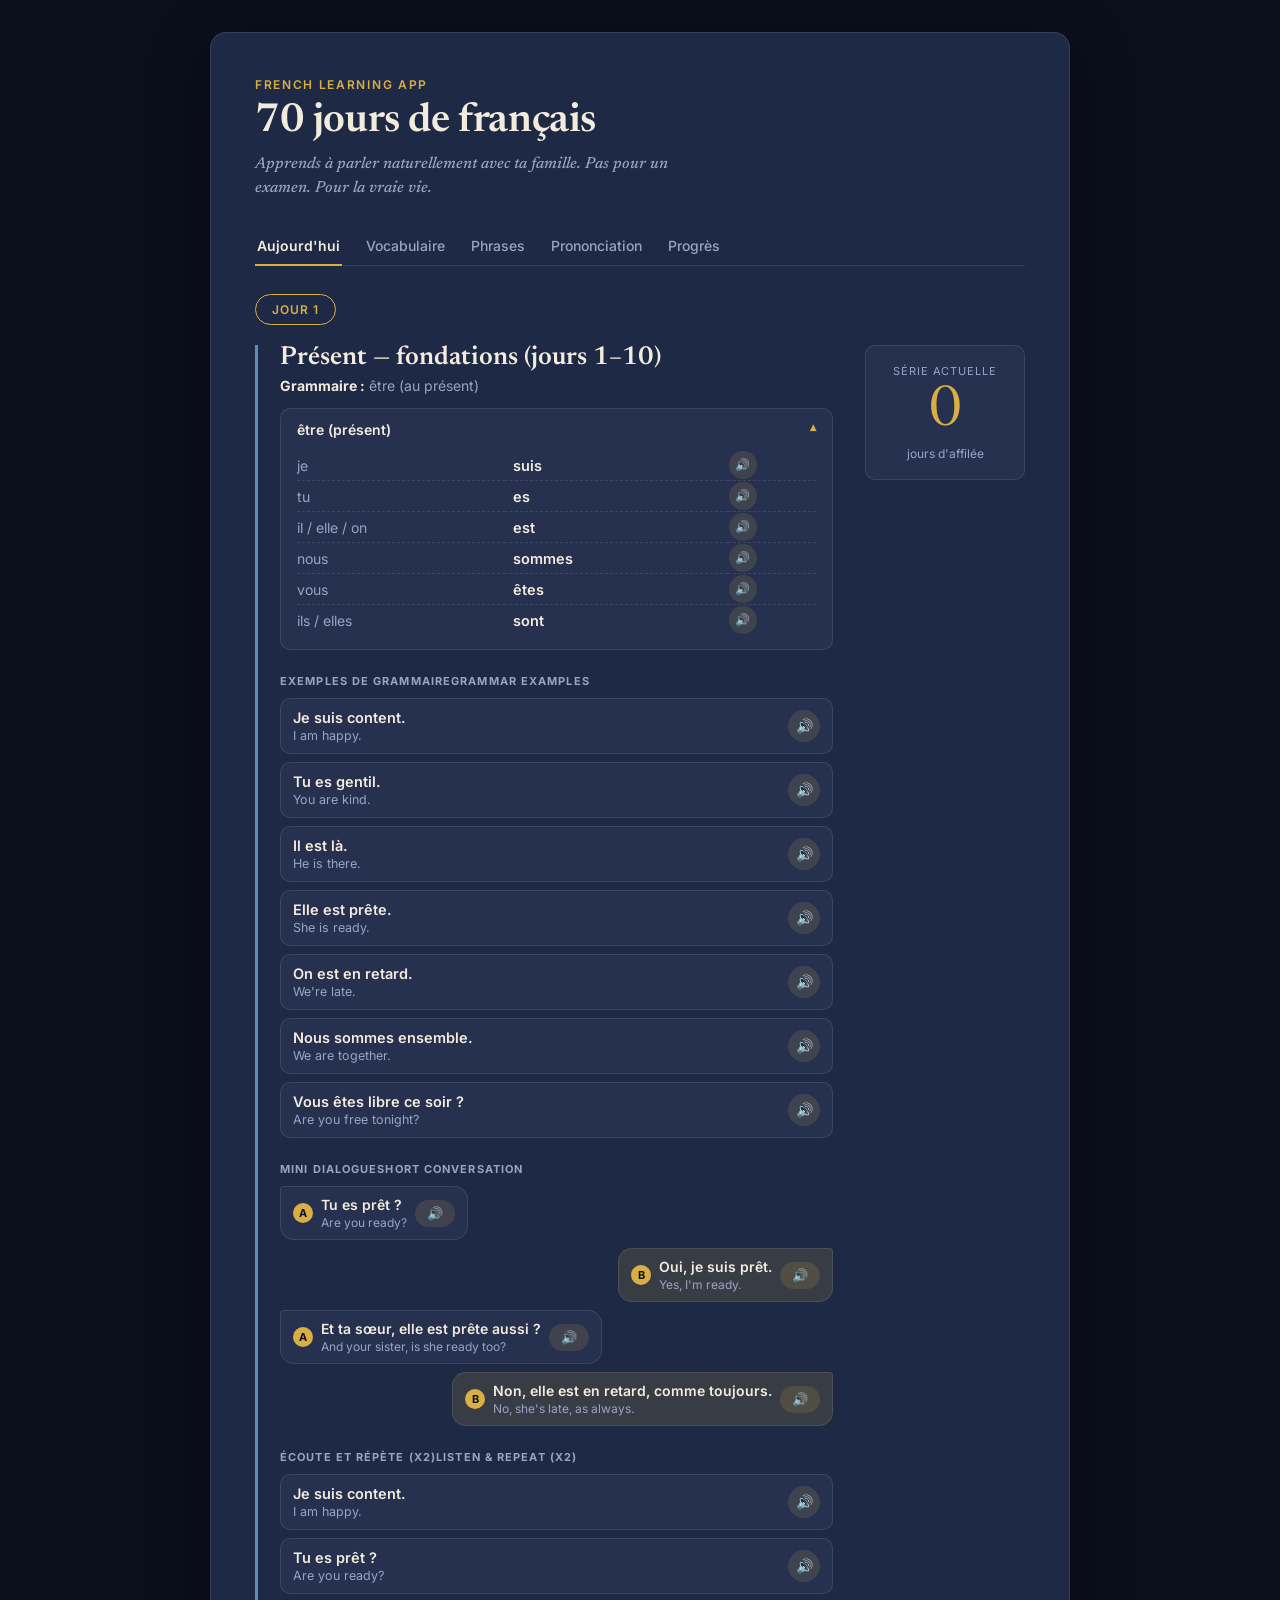
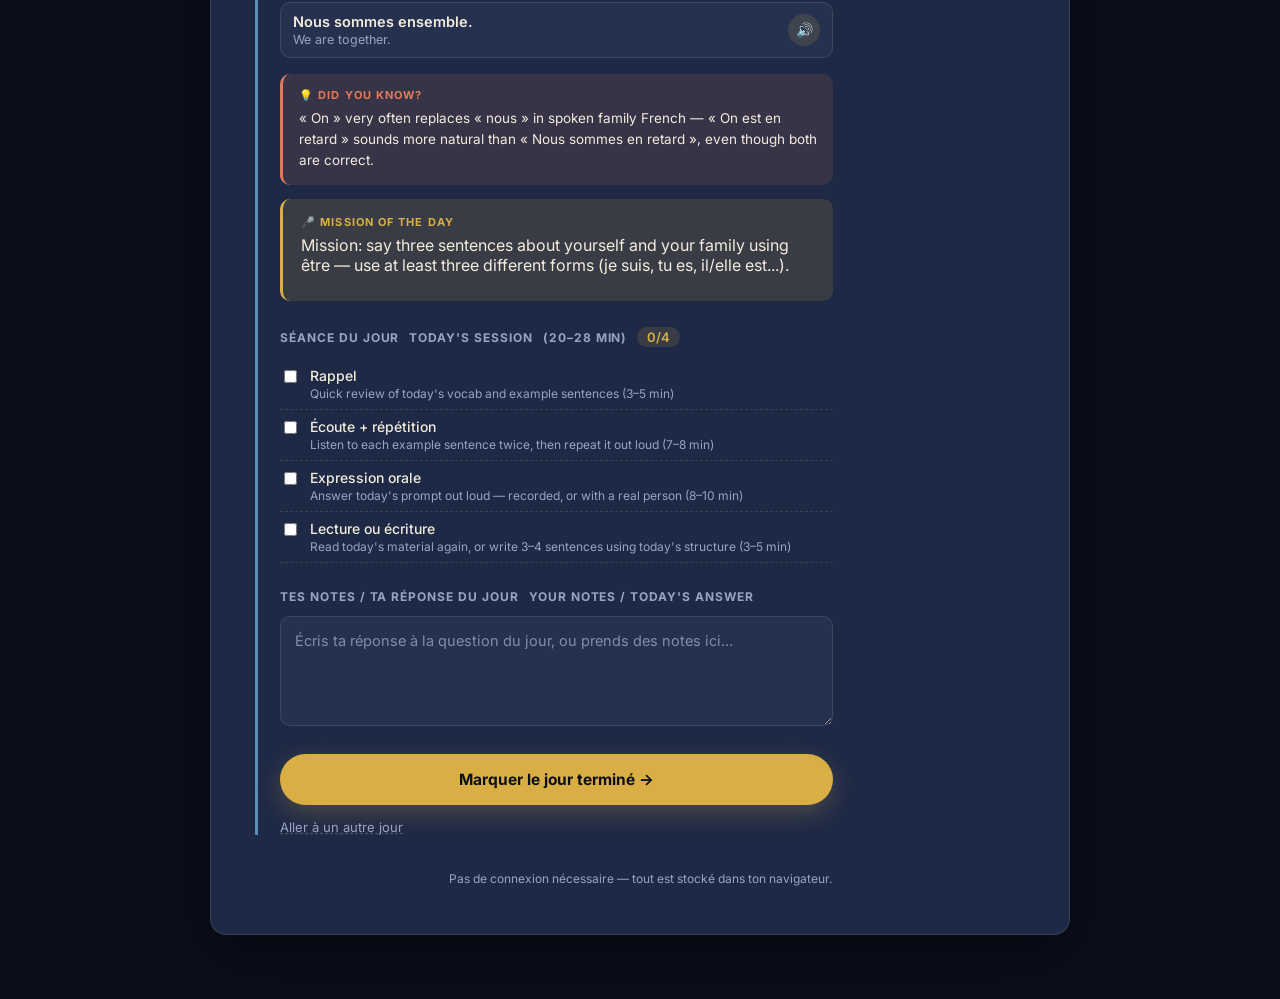
<file: index.html>
<!DOCTYPE html>
<html lang="fr" translate="no">
<head>
<meta charset="UTF-8">
<meta name="viewport" content="width=device-width, initial-scale=1.0">
<meta name="google" content="notranslate">
<title>French Learning App — 70 jours de français</title>
<link rel="preconnect" href="https://fonts.googleapis.com">
<link rel="preconnect" href="https://fonts.gstatic.com" crossorigin>
<link href="https://fonts.googleapis.com/css2?family=Newsreader:ital,opsz,wght@0,72,400;0,72,600;1,72,500&family=Inter:wght@400;500;600&family=Caveat:wght@600;700&display=swap" rel="stylesheet">
<link rel="stylesheet" href="style.css">
</head>
<body>

<div class="notebook">
  <div class="margin-rule"></div>

  <header class="page-header">
    <p class="eyebrow">french learning app</p>
    <h1>70 jours de français</h1>
    <p class="subtitle">Apprends à parler naturellement avec ta famille. Pas pour un examen. Pour la vraie vie.</p>
  </header>

  <nav class="tabs" id="tabs">
    <button class="tab active" data-tab="today">Aujourd'hui</button>
    <button class="tab" data-tab="vocab">Vocabulaire</button>
    <button class="tab" data-tab="phrases">Phrases</button>
    <button class="tab" data-tab="pronunciation">Prononciation</button>
    <button class="tab" data-tab="progress">Progrès</button>
  </nav>

  <main>

    <section id="today" class="panel active">
      <div class="stamp" id="day-stamp">Jour 1</div>
      <div class="today-grid">
        <div class="today-main" id="today-main" style="--block-color: #5B8DB8;">
          <h2 id="block-title">—</h2>
          <p class="meta"><strong>Grammaire :</strong> <span id="block-grammar"></span></p>

          <div id="prompt-section">
            <div class="prompt-box">
              <p class="prompt-label" id="prompt-label">🎤 Mission du jour</p>
              <p class="prompt-text" id="today-prompt"></p>
              <button class="speak-btn small" id="speak-prompt">🔊 écouter</button>
            </div>
          </div>

          <div id="learning-section">
            <div id="conjugation-tables"></div>

            <h4 class="learning-subhead" id="today-vocab-examples-heading">Exemples de grammaire<span class="subhead-en">Grammar examples</span></h4>
            <div id="today-vocab-examples" class="example-sentence-list"></div>

            <h4 class="learning-subhead" id="today-dialogue-heading">Mini dialogue<span class="subhead-en">Short conversation</span></h4>
            <div id="today-dialogue" class="dialogue-box"></div>

            <h4 class="learning-subhead" id="today-listening-heading">Écoute et répète (x2)<span class="subhead-en">Listen &amp; repeat (x2)</span></h4>
            <div id="today-listening" class="example-sentence-list"></div>

            <div id="today-notice" class="notice-box"></div>
          </div>

          <div id="chapter-banner"></div>

          <h3 id="session-heading">
            Séance du jour<span class="subhead-en">Today's session</span> (20–28 min)
            <span class="checklist-progress" id="checklist-progress">0/4</span>
          </h3>
          <ul class="checklist" id="session-checklist"></ul>

          <h3><span id="notes-heading-fr">Tes notes / ta réponse du jour</span><span class="subhead-en" id="notes-heading-en">Your notes / today's answer</span></h3>
          <textarea id="day-notes" class="notes-pad" placeholder="Écris ta réponse à la question du jour, ou prends des notes ici..."></textarea>

          <div class="day-controls">
            <button class="primary-btn" id="complete-day-btn">Marquer le jour terminé →</button>
            <details class="day-jump">
              <summary>Aller à un autre jour</summary>
              <div class="day-jump-inner">
                <label for="jump-input">Jour</label>
                <input type="number" id="jump-input" min="1" max="70" value="1">
                <button id="jump-btn">OK</button>
              </div>
            </details>
          </div>
        </div>
        <div class="today-side">
          <p class="side-label">Série actuelle</p>
          <p class="streak-number" id="streak-number">0</p>
          <p class="side-sub">jours d'affilée</p>
        </div>
      </div>
    </section>

    <section id="vocab" class="panel">
      <h2>Les ~270 mots du cœur</h2>
      <p class="intro-text">Organisés par fonction, pas par fréquence brute. Clique le haut-parleur pour entendre la prononciation.</p>
      <div id="vocab-list"></div>
    </section>

    <section id="phrases" class="panel">
      <h2>40 formules à retenir en bloc</h2>
      <p class="intro-text">Ne les conjugue pas dans ta tête — apprends-les comme des mots entiers.</p>
      <div id="phrases-list" class="card-list"></div>
    </section>

    <section id="pronunciation" class="panel">
      <h2>Les sons qui posent problème</h2>
      <p class="intro-text">Un schéma de prononciation à la fois, valable pour tous les mots qui suivent ce patron.</p>
      <div id="pronunciation-list"></div>
    </section>

    <section id="progress" class="panel">
      <h2>Les 70 jours</h2>
      <div class="grid-60" id="grid-60"></div>
      <button class="reset-btn" id="reset-btn">Réinitialiser la progression</button>
    </section>

  </main>

  <footer class="page-footer">
    <p>Pas de connexion nécessaire — tout est stocké dans ton navigateur.</p>
  </footer>
</div>

<script src="data.js"></script>
<script src="script.js"></script>
</body>
</html>
</file>
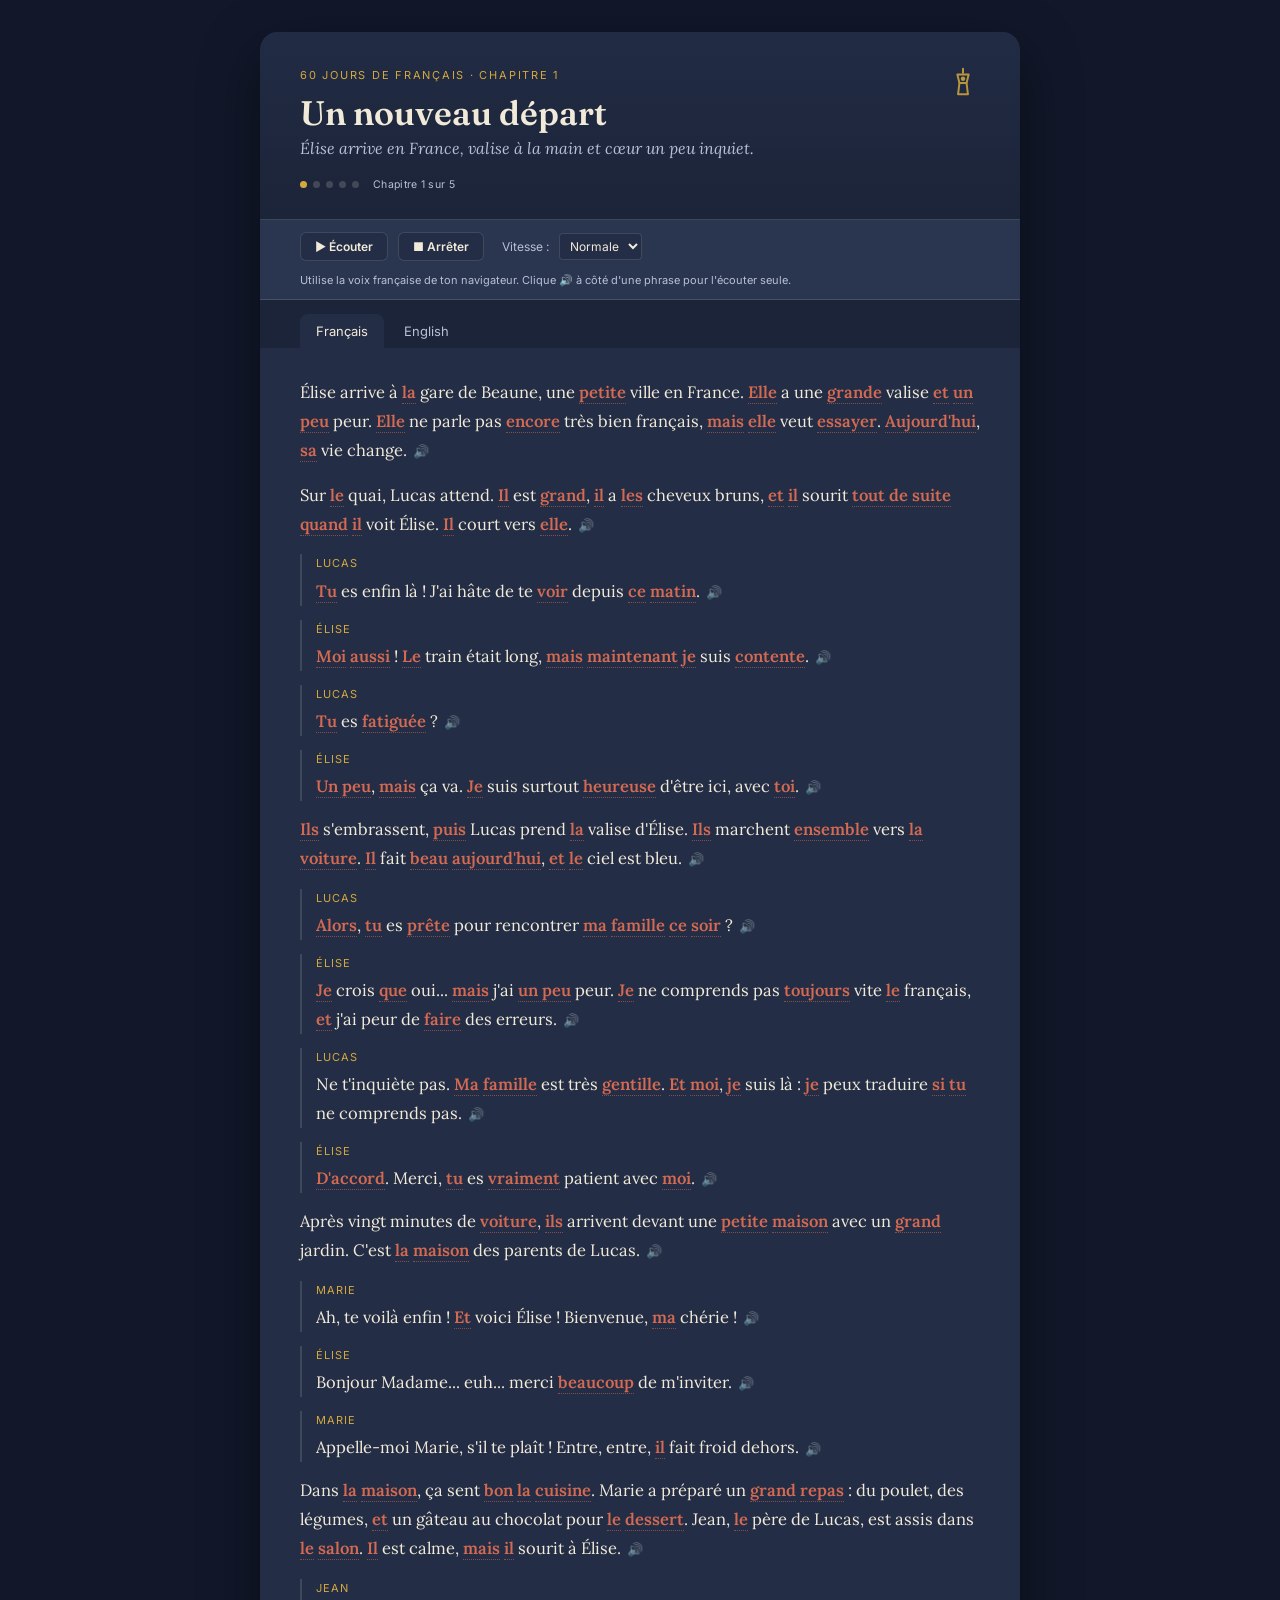
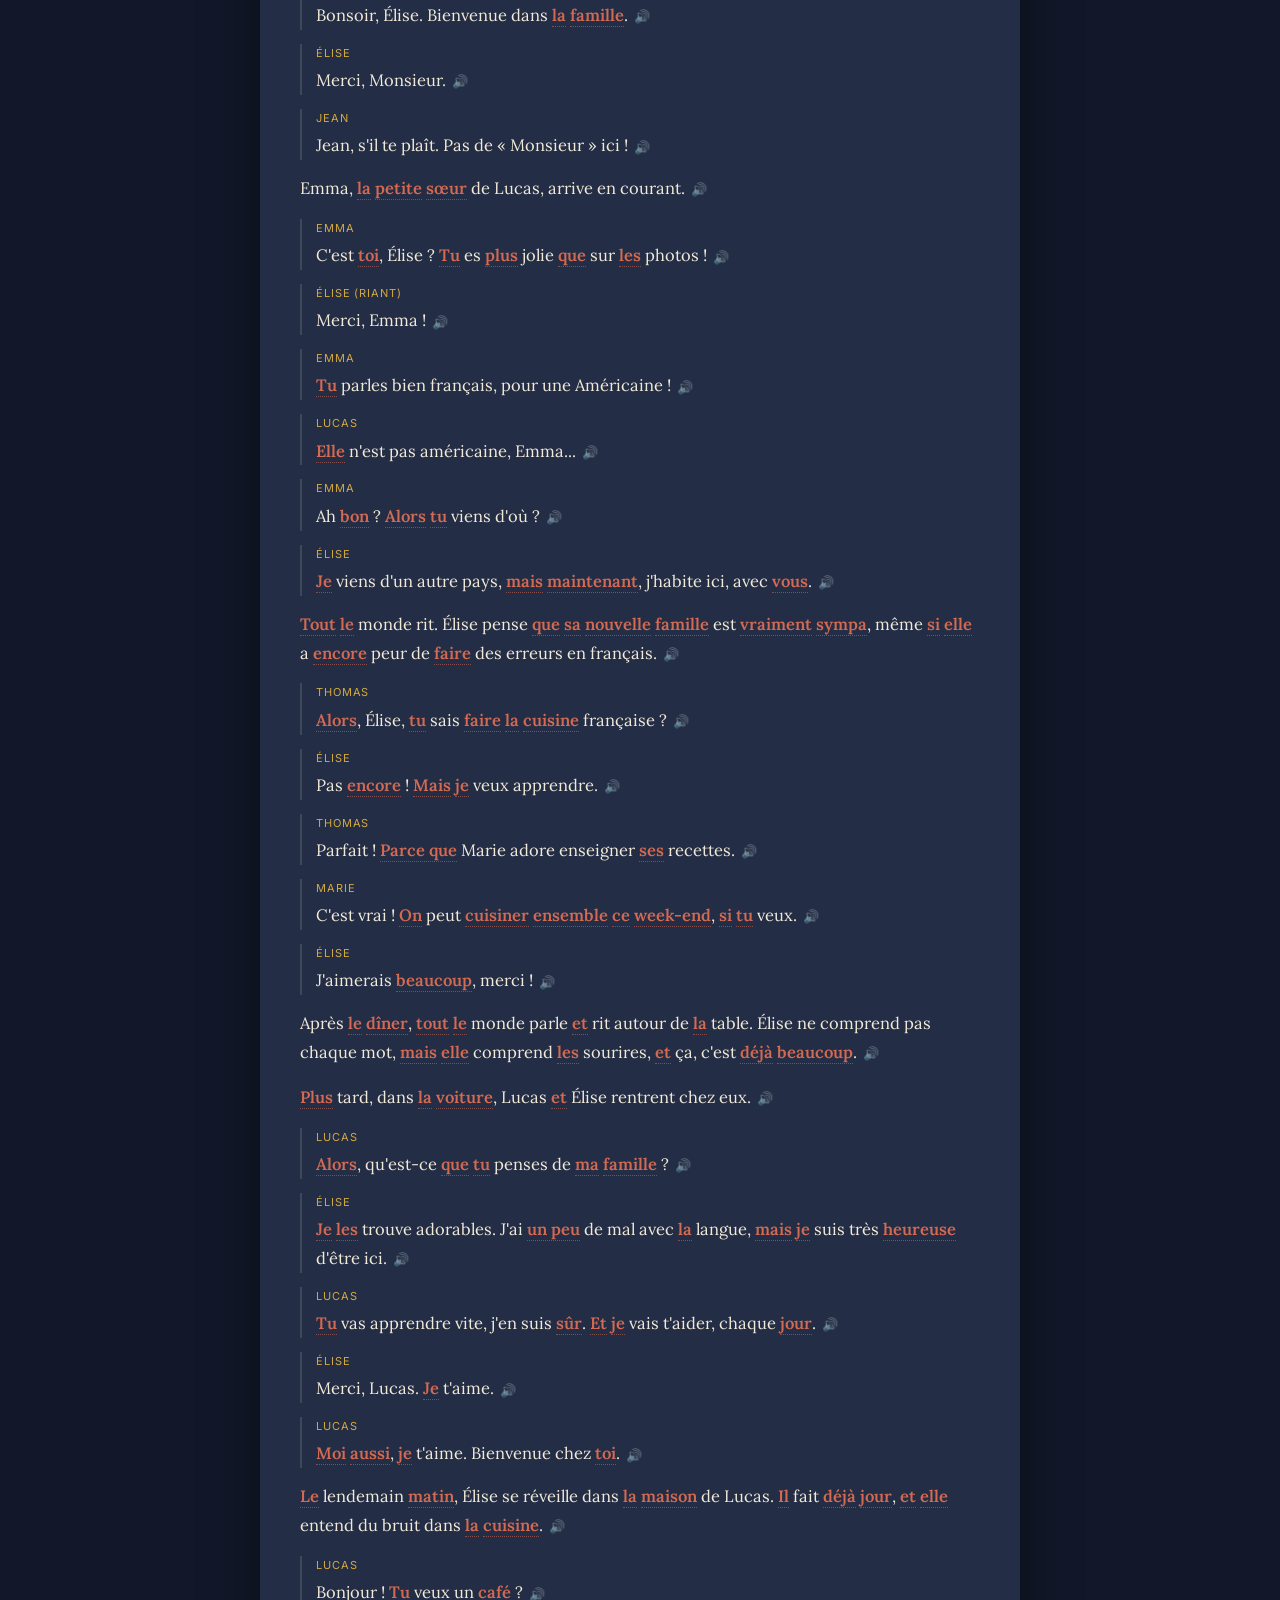
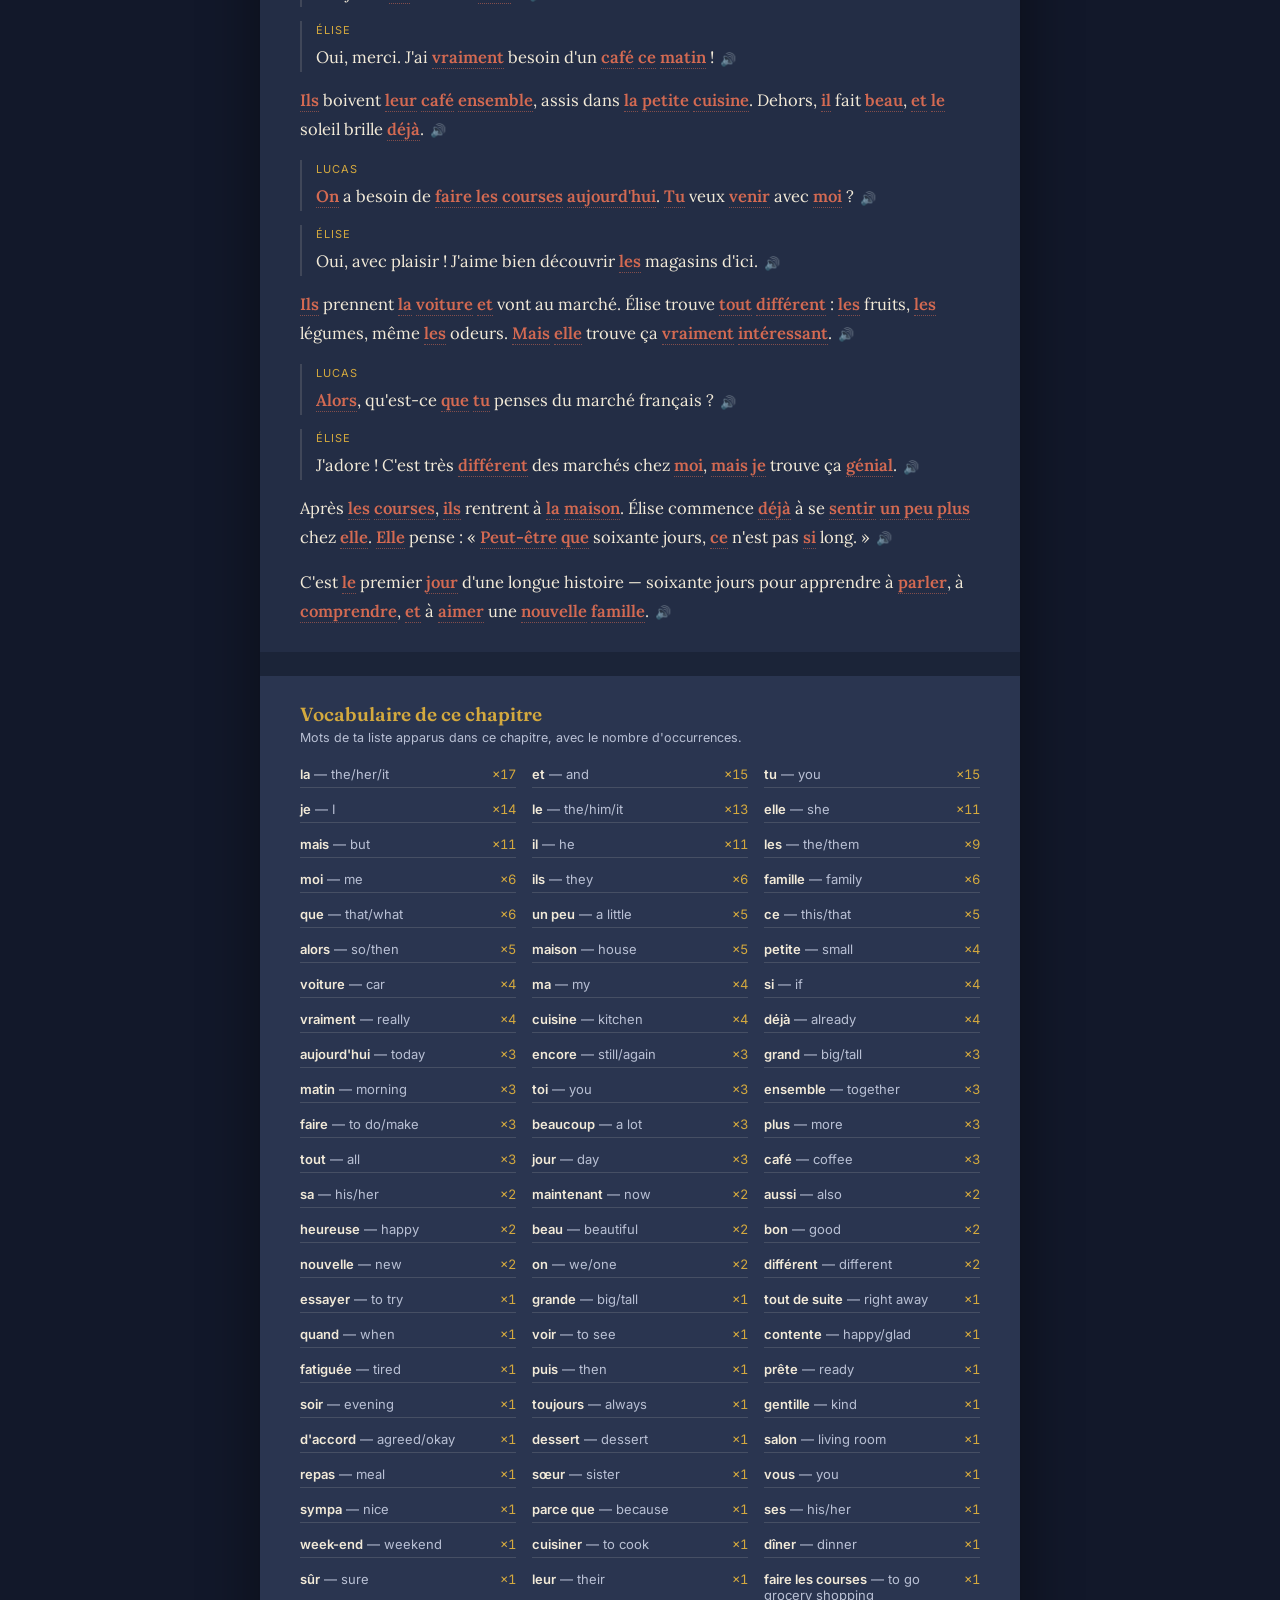
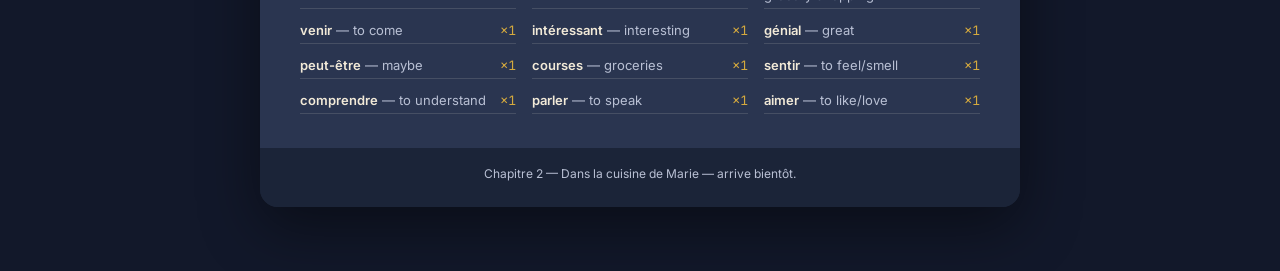
<file: chapter-1.html>
<!DOCTYPE html>
<html lang="fr" translate="no">
<head>
<meta charset="UTF-8">
<meta name="viewport" content="width=device-width, initial-scale=1.0">
<meta name="google" content="notranslate">
<title>Chapitre 1 — Un nouveau départ | 60 jours de français</title>
<link rel="preconnect" href="https://fonts.googleapis.com">
<link href="https://fonts.googleapis.com/css2?family=Fraunces:wght@500;600&family=Lora:ital,wght@0,400;0,500;1,400&family=Inter:wght@400;500;600&display=swap" rel="stylesheet">
<link rel="stylesheet" href="engine.css">
</head>
<body>
<div class="sjf-root" id="sjf-root"></div>
<script src="engine.js"></script>
<script>
SJF.render(document.getElementById('sjf-root'), {
  number: 1,
  title: "Un nouveau départ",
  subtitle: "Élise arrive en France, valise à la main et cœur un peu inquiet.",
  nextChapterLabel: "Chapitre 2 — Dans la cuisine de Marie — arrive bientôt.",
  story: [
    {t:'p', fr:"Élise arrive à la gare de Beaune, une petite ville en France. Elle a une grande valise et un peu peur. Elle ne parle pas encore très bien français, mais elle veut essayer. Aujourd'hui, sa vie change.",
     en:"Élise arrives at the train station in Beaune, a small town in France. She has a big suitcase and a little fear. She doesn't speak French very well yet, but she wants to try. Today, her life changes."},
    {t:'p', fr:"Sur le quai, Lucas attend. Il est grand, il a les cheveux bruns, et il sourit tout de suite quand il voit Élise. Il court vers elle.",
     en:"On the platform, Lucas is waiting. He's tall, he has brown hair, and he smiles right away when he sees Élise. He runs toward her."},
    {t:'d', s:'Lucas', fr:"Tu es enfin là ! J'ai hâte de te voir depuis ce matin.", en:"You're finally here! I've been looking forward to seeing you since this morning."},
    {t:'d', s:'Élise', fr:"Moi aussi ! Le train était long, mais maintenant je suis contente.", en:"Me too! The train was long, but now I'm happy."},
    {t:'d', s:'Lucas', fr:"Tu es fatiguée ?", en:"Are you tired?"},
    {t:'d', s:'Élise', fr:"Un peu, mais ça va. Je suis surtout heureuse d'être ici, avec toi.", en:"A little, but it's okay. I'm mostly happy to be here, with you."},
    {t:'p', fr:"Ils s'embrassent, puis Lucas prend la valise d'Élise. Ils marchent ensemble vers la voiture. Il fait beau aujourd'hui, et le ciel est bleu.",
     en:"They hug, then Lucas takes Élise's suitcase. They walk together toward the car. The weather is nice today, and the sky is blue."},
    {t:'d', s:'Lucas', fr:"Alors, tu es prête pour rencontrer ma famille ce soir ?", en:"So, are you ready to meet my family tonight?"},
    {t:'d', s:'Élise', fr:"Je crois que oui... mais j'ai un peu peur. Je ne comprends pas toujours vite le français, et j'ai peur de faire des erreurs.", en:"I think so... but I'm a little scared. I don't always understand French quickly, and I'm afraid of making mistakes."},
    {t:'d', s:'Lucas', fr:"Ne t'inquiète pas. Ma famille est très gentille. Et moi, je suis là : je peux traduire si tu ne comprends pas.", en:"Don't worry. My family is very kind. And I'm here — I can translate if you don't understand."},
    {t:'d', s:'Élise', fr:"D'accord. Merci, tu es vraiment patient avec moi.", en:"Okay. Thank you, you're really patient with me."},
    {t:'p', fr:"Après vingt minutes de voiture, ils arrivent devant une petite maison avec un grand jardin. C'est la maison des parents de Lucas.",
     en:"After twenty minutes in the car, they arrive in front of a small house with a big garden. It's Lucas's parents' house."},
    {t:'d', s:'Marie', fr:"Ah, te voilà enfin ! Et voici Élise ! Bienvenue, ma chérie !", en:"Ah, there you are at last! And here's Élise! Welcome, dear!"},
    {t:'d', s:'Élise', fr:"Bonjour Madame... euh... merci beaucoup de m'inviter.", en:"Hello Madam... um... thank you so much for inviting me."},
    {t:'d', s:'Marie', fr:"Appelle-moi Marie, s'il te plaît ! Entre, entre, il fait froid dehors.", en:"Call me Marie, please! Come in, come in, it's cold outside."},
    {t:'p', fr:"Dans la maison, ça sent bon la cuisine. Marie a préparé un grand repas : du poulet, des légumes, et un gâteau au chocolat pour le dessert. Jean, le père de Lucas, est assis dans le salon. Il est calme, mais il sourit à Élise.",
     en:"Inside the house, the kitchen smells wonderful. Marie has prepared a big meal: chicken, vegetables, and a chocolate cake for dessert. Jean, Lucas's father, is sitting in the living room. He's quiet, but he smiles at Élise."},
    {t:'d', s:'Jean', fr:"Bonsoir, Élise. Bienvenue dans la famille.", en:"Good evening, Élise. Welcome to the family."},
    {t:'d', s:'Élise', fr:"Merci, Monsieur.", en:"Thank you, sir."},
    {t:'d', s:'Jean', fr:"Jean, s'il te plaît. Pas de « Monsieur » ici !", en:"Jean, please. No \"sir\" here!"},
    {t:'p', fr:"Emma, la petite sœur de Lucas, arrive en courant.", en:"Emma, Lucas's younger sister, comes running in."},
    {t:'d', s:'Emma', fr:"C'est toi, Élise ? Tu es plus jolie que sur les photos !", en:"Is that you, Élise? You're prettier than in the photos!"},
    {t:'d', s:'Élise (riant)', fr:"Merci, Emma !", en:"Thank you, Emma!"},
    {t:'d', s:'Emma', fr:"Tu parles bien français, pour une Américaine !", en:"You speak French well, for an American!"},
    {t:'d', s:'Lucas', fr:"Elle n'est pas américaine, Emma...", en:"She's not American, Emma..."},
    {t:'d', s:'Emma', fr:"Ah bon ? Alors tu viens d'où ?", en:"Oh really? So where are you from?"},
    {t:'d', s:'Élise', fr:"Je viens d'un autre pays, mais maintenant, j'habite ici, avec vous.", en:"I come from another country, but now, I live here, with you."},
    {t:'p', fr:"Tout le monde rit. Élise pense que sa nouvelle famille est vraiment sympa, même si elle a encore peur de faire des erreurs en français.",
     en:"Everyone laughs. Élise thinks her new family is really nice, even if she's still afraid of making mistakes in French."},
    {t:'d', s:'Thomas', fr:"Alors, Élise, tu sais faire la cuisine française ?", en:"So, Élise, do you know how to cook French food?"},
    {t:'d', s:'Élise', fr:"Pas encore ! Mais je veux apprendre.", en:"Not yet! But I want to learn."},
    {t:'d', s:'Thomas', fr:"Parfait ! Parce que Marie adore enseigner ses recettes.", en:"Perfect! Because Marie loves teaching her recipes."},
    {t:'d', s:'Marie', fr:"C'est vrai ! On peut cuisiner ensemble ce week-end, si tu veux.", en:"It's true! We can cook together this weekend, if you want."},
    {t:'d', s:'Élise', fr:"J'aimerais beaucoup, merci !", en:"I'd really like that, thank you!"},
    {t:'p', fr:"Après le dîner, tout le monde parle et rit autour de la table. Élise ne comprend pas chaque mot, mais elle comprend les sourires, et ça, c'est déjà beaucoup.",
     en:"After dinner, everyone talks and laughs around the table. Élise doesn't understand every word, but she understands the smiles, and that's already a lot."},
    {t:'p', fr:"Plus tard, dans la voiture, Lucas et Élise rentrent chez eux.", en:"Later, in the car, Lucas and Élise head home."},
    {t:'d', s:'Lucas', fr:"Alors, qu'est-ce que tu penses de ma famille ?", en:"So, what do you think of my family?"},
    {t:'d', s:'Élise', fr:"Je les trouve adorables. J'ai un peu de mal avec la langue, mais je suis très heureuse d'être ici.", en:"I find them lovely. I have a bit of trouble with the language, but I'm very happy to be here."},
    {t:'d', s:'Lucas', fr:"Tu vas apprendre vite, j'en suis sûr. Et je vais t'aider, chaque jour.", en:"You'll learn fast, I'm sure of it. And I'll help you, every day."},
    {t:'d', s:'Élise', fr:"Merci, Lucas. Je t'aime.", en:"Thank you, Lucas. I love you."},
    {t:'d', s:'Lucas', fr:"Moi aussi, je t'aime. Bienvenue chez toi.", en:"I love you too. Welcome home."},
    {t:'p', fr:"Le lendemain matin, Élise se réveille dans la maison de Lucas. Il fait déjà jour, et elle entend du bruit dans la cuisine.",
     en:"The next morning, Élise wakes up in Lucas's house. It's already light out, and she hears noise in the kitchen."},
    {t:'d', s:'Lucas', fr:"Bonjour ! Tu veux un café ?", en:"Good morning! Do you want a coffee?"},
    {t:'d', s:'Élise', fr:"Oui, merci. J'ai vraiment besoin d'un café ce matin !", en:"Yes, thanks. I really need a coffee this morning!"},
    {t:'p', fr:"Ils boivent leur café ensemble, assis dans la petite cuisine. Dehors, il fait beau, et le soleil brille déjà.",
     en:"They drink their coffee together, sitting in the small kitchen. Outside, the weather is nice, and the sun is already shining."},
    {t:'d', s:'Lucas', fr:"On a besoin de faire les courses aujourd'hui. Tu veux venir avec moi ?", en:"We need to go grocery shopping today. Do you want to come with me?"},
    {t:'d', s:'Élise', fr:"Oui, avec plaisir ! J'aime bien découvrir les magasins d'ici.", en:"Yes, gladly! I like discovering the shops around here."},
    {t:'p', fr:"Ils prennent la voiture et vont au marché. Élise trouve tout différent : les fruits, les légumes, même les odeurs. Mais elle trouve ça vraiment intéressant.",
     en:"They take the car and go to the market. Élise finds everything different: the fruits, the vegetables, even the smells. But she finds it really interesting."},
    {t:'d', s:'Lucas', fr:"Alors, qu'est-ce que tu penses du marché français ?", en:"So, what do you think of the French market?"},
    {t:'d', s:'Élise', fr:"J'adore ! C'est très différent des marchés chez moi, mais je trouve ça génial.", en:"I love it! It's very different from the markets back home, but I think it's great."},
    {t:'p', fr:"Après les courses, ils rentrent à la maison. Élise commence déjà à se sentir un peu plus chez elle. Elle pense : « Peut-être que soixante jours, ce n'est pas si long. »",
     en:"After the shopping, they head home. Élise already starts to feel a little more at home. She thinks: \"Maybe sixty days isn't so long after all.\""},
    {t:'p', fr:"C'est le premier jour d'une longue histoire — soixante jours pour apprendre à parler, à comprendre, et à aimer une nouvelle famille.",
     en:"It's the first day of a long story — sixty days to learn to speak, to understand, and to love a new family."}
  ]
});
</script>
</body>
</html>
</file>
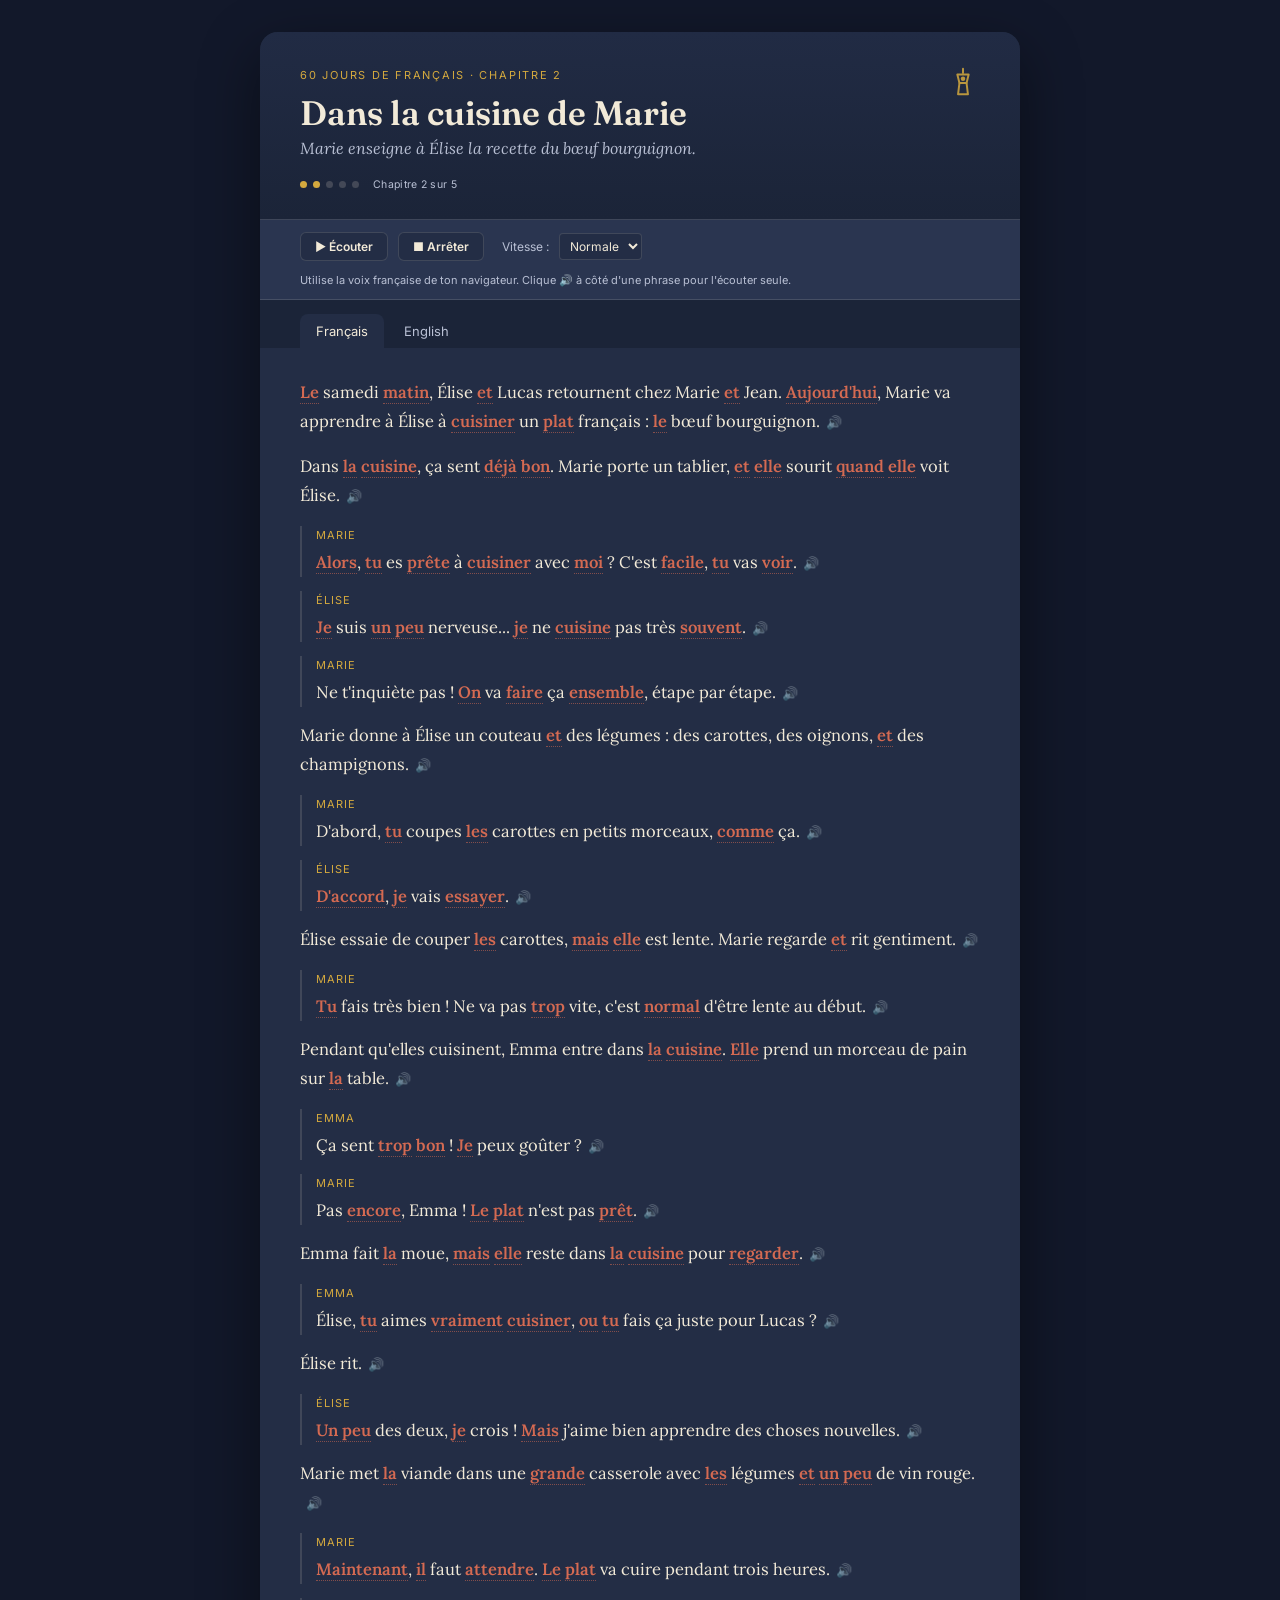
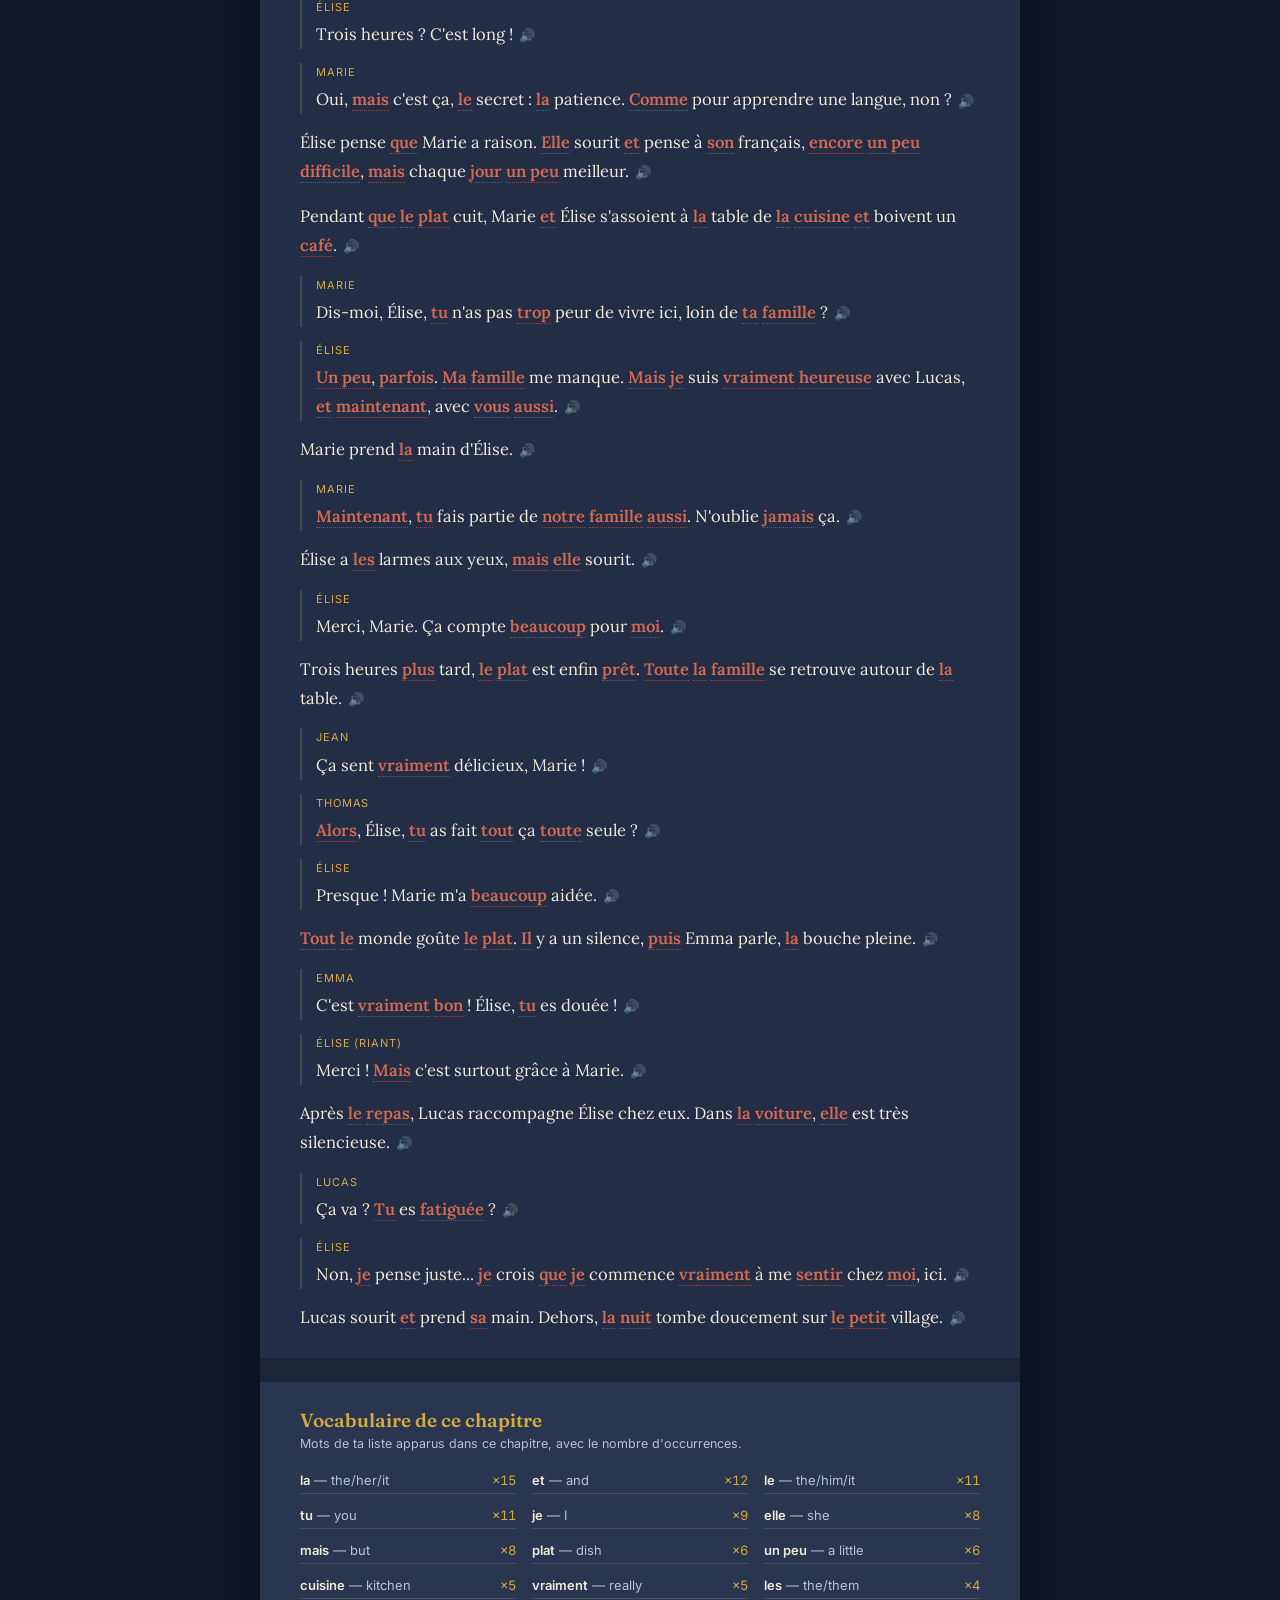
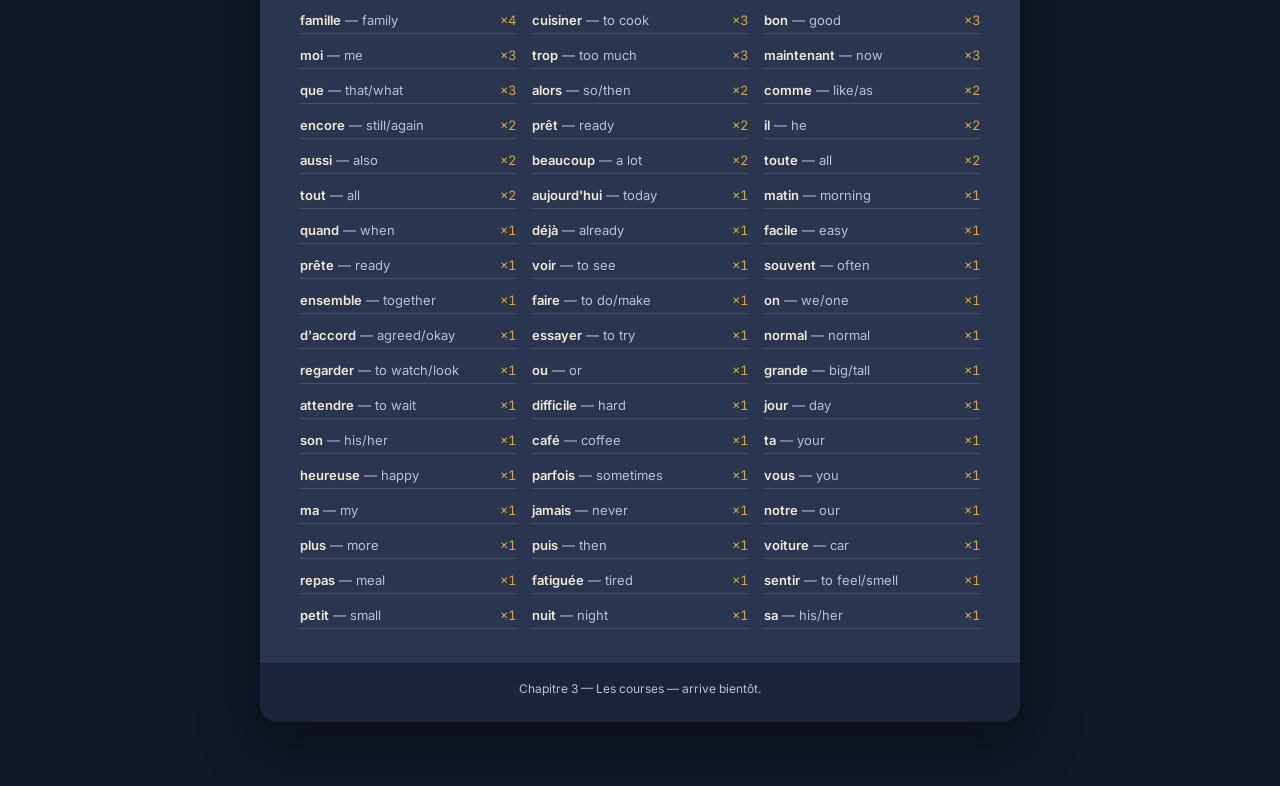
<file: chapter-2.html>
<!DOCTYPE html>
<html lang="fr" translate="no">
<head>
<meta charset="UTF-8">
<meta name="viewport" content="width=device-width, initial-scale=1.0">
<meta name="google" content="notranslate">
<title>Chapitre 2 — Dans la cuisine de Marie | 60 jours de français</title>
<link rel="preconnect" href="https://fonts.googleapis.com">
<link href="https://fonts.googleapis.com/css2?family=Fraunces:wght@500;600&family=Lora:ital,wght@0,400;0,500;1,400&family=Inter:wght@400;500;600&display=swap" rel="stylesheet">
<link rel="stylesheet" href="engine.css">
</head>
<body>
<div class="sjf-root" id="sjf-root"></div>
<script src="engine.js"></script>
<script>
SJF.render(document.getElementById('sjf-root'), {
  number: 2,
  title: "Dans la cuisine de Marie",
  subtitle: "Marie enseigne à Élise la recette du bœuf bourguignon.",
  nextChapterLabel: "Chapitre 3 — Les courses — arrive bientôt.",
  story: [
    {t:'p', fr:"Le samedi matin, Élise et Lucas retournent chez Marie et Jean. Aujourd'hui, Marie va apprendre à Élise à cuisiner un plat français : le bœuf bourguignon.",
     en:"On Saturday morning, Élise and Lucas go back to Marie and Jean's. Today, Marie is going to teach Élise how to cook a French dish: beef bourguignon."},
    {t:'p', fr:"Dans la cuisine, ça sent déjà bon. Marie porte un tablier, et elle sourit quand elle voit Élise.",
     en:"In the kitchen, it already smells good. Marie is wearing an apron, and she smiles when she sees Élise."},
    {t:'d', s:'Marie', fr:"Alors, tu es prête à cuisiner avec moi ? C'est facile, tu vas voir.", en:"So, are you ready to cook with me? It's easy, you'll see."},
    {t:'d', s:'Élise', fr:"Je suis un peu nerveuse... je ne cuisine pas très souvent.", en:"I'm a little nervous... I don't cook very often."},
    {t:'d', s:'Marie', fr:"Ne t'inquiète pas ! On va faire ça ensemble, étape par étape.", en:"Don't worry! We'll do it together, step by step."},
    {t:'p', fr:"Marie donne à Élise un couteau et des légumes : des carottes, des oignons, et des champignons.",
     en:"Marie gives Élise a knife and some vegetables: carrots, onions, and mushrooms."},
    {t:'d', s:'Marie', fr:"D'abord, tu coupes les carottes en petits morceaux, comme ça.", en:"First, you cut the carrots into small pieces, like this."},
    {t:'d', s:'Élise', fr:"D'accord, je vais essayer.", en:"Okay, I'll try."},
    {t:'p', fr:"Élise essaie de couper les carottes, mais elle est lente. Marie regarde et rit gentiment.",
     en:"Élise tries to cut the carrots, but she's slow. Marie watches and laughs gently."},
    {t:'d', s:'Marie', fr:"Tu fais très bien ! Ne va pas trop vite, c'est normal d'être lente au début.", en:"You're doing great! Don't go too fast, it's normal to be slow at the beginning."},
    {t:'p', fr:"Pendant qu'elles cuisinent, Emma entre dans la cuisine. Elle prend un morceau de pain sur la table.",
     en:"While they're cooking, Emma comes into the kitchen. She takes a piece of bread from the table."},
    {t:'d', s:'Emma', fr:"Ça sent trop bon ! Je peux goûter ?", en:"It smells so good! Can I taste it?"},
    {t:'d', s:'Marie', fr:"Pas encore, Emma ! Le plat n'est pas prêt.", en:"Not yet, Emma! The dish isn't ready."},
    {t:'p', fr:"Emma fait la moue, mais elle reste dans la cuisine pour regarder.", en:"Emma pouts, but she stays in the kitchen to watch."},
    {t:'d', s:'Emma', fr:"Élise, tu aimes vraiment cuisiner, ou tu fais ça juste pour Lucas ?", en:"Élise, do you really like cooking, or are you just doing it for Lucas?"},
    {t:'p', fr:"Élise rit.", en:"Élise laughs."},
    {t:'d', s:'Élise', fr:"Un peu des deux, je crois ! Mais j'aime bien apprendre des choses nouvelles.", en:"A bit of both, I think! But I like learning new things."},
    {t:'p', fr:"Marie met la viande dans une grande casserole avec les légumes et un peu de vin rouge.",
     en:"Marie puts the meat in a large pot with the vegetables and a little red wine."},
    {t:'d', s:'Marie', fr:"Maintenant, il faut attendre. Le plat va cuire pendant trois heures.", en:"Now, we have to wait. The dish will cook for three hours."},
    {t:'d', s:'Élise', fr:"Trois heures ? C'est long !", en:"Three hours? That's long!"},
    {t:'d', s:'Marie', fr:"Oui, mais c'est ça, le secret : la patience. Comme pour apprendre une langue, non ?", en:"Yes, but that's the secret: patience. Like learning a language, right?"},
    {t:'p', fr:"Élise pense que Marie a raison. Elle sourit et pense à son français, encore un peu difficile, mais chaque jour un peu meilleur.",
     en:"Élise thinks Marie is right. She smiles and thinks about her French, still a little difficult, but a little better every day."},
    {t:'p', fr:"Pendant que le plat cuit, Marie et Élise s'assoient à la table de la cuisine et boivent un café.",
     en:"While the dish cooks, Marie and Élise sit at the kitchen table and drink a coffee."},
    {t:'d', s:'Marie', fr:"Dis-moi, Élise, tu n'as pas trop peur de vivre ici, loin de ta famille ?", en:"Tell me, Élise, aren't you too scared to live here, far from your family?"},
    {t:'d', s:'Élise', fr:"Un peu, parfois. Ma famille me manque. Mais je suis vraiment heureuse avec Lucas, et maintenant, avec vous aussi.", en:"A little, sometimes. I miss my family. But I'm really happy with Lucas, and now, with you too."},
    {t:'p', fr:"Marie prend la main d'Élise.", en:"Marie takes Élise's hand."},
    {t:'d', s:'Marie', fr:"Maintenant, tu fais partie de notre famille aussi. N'oublie jamais ça.", en:"Now, you're part of our family too. Never forget that."},
    {t:'p', fr:"Élise a les larmes aux yeux, mais elle sourit.", en:"Élise has tears in her eyes, but she smiles."},
    {t:'d', s:'Élise', fr:"Merci, Marie. Ça compte beaucoup pour moi.", en:"Thank you, Marie. That means a lot to me."},
    {t:'p', fr:"Trois heures plus tard, le plat est enfin prêt. Toute la famille se retrouve autour de la table.",
     en:"Three hours later, the dish is finally ready. The whole family gathers around the table."},
    {t:'d', s:'Jean', fr:"Ça sent vraiment délicieux, Marie !", en:"That smells really delicious, Marie!"},
    {t:'d', s:'Thomas', fr:"Alors, Élise, tu as fait tout ça toute seule ?", en:"So, Élise, did you make all this by yourself?"},
    {t:'d', s:'Élise', fr:"Presque ! Marie m'a beaucoup aidée.", en:"Almost! Marie helped me a lot."},
    {t:'p', fr:"Tout le monde goûte le plat. Il y a un silence, puis Emma parle, la bouche pleine.",
     en:"Everyone tastes the dish. There's a silence, then Emma speaks, mouth full."},
    {t:'d', s:'Emma', fr:"C'est vraiment bon ! Élise, tu es douée !", en:"It's really good! Élise, you're talented!"},
    {t:'d', s:'Élise (riant)', fr:"Merci ! Mais c'est surtout grâce à Marie.", en:"Thanks! But it's mostly thanks to Marie."},
    {t:'p', fr:"Après le repas, Lucas raccompagne Élise chez eux. Dans la voiture, elle est très silencieuse.",
     en:"After the meal, Lucas drives Élise home. In the car, she's very quiet."},
    {t:'d', s:'Lucas', fr:"Ça va ? Tu es fatiguée ?", en:"Are you okay? Are you tired?"},
    {t:'d', s:'Élise', fr:"Non, je pense juste... je crois que je commence vraiment à me sentir chez moi, ici.", en:"No, I'm just thinking... I think I'm really starting to feel at home here."},
    {t:'p', fr:"Lucas sourit et prend sa main. Dehors, la nuit tombe doucement sur le petit village.",
     en:"Lucas smiles and takes her hand. Outside, night falls gently on the small village."}
  ]
});
</script>
</body>
</html>
</file>
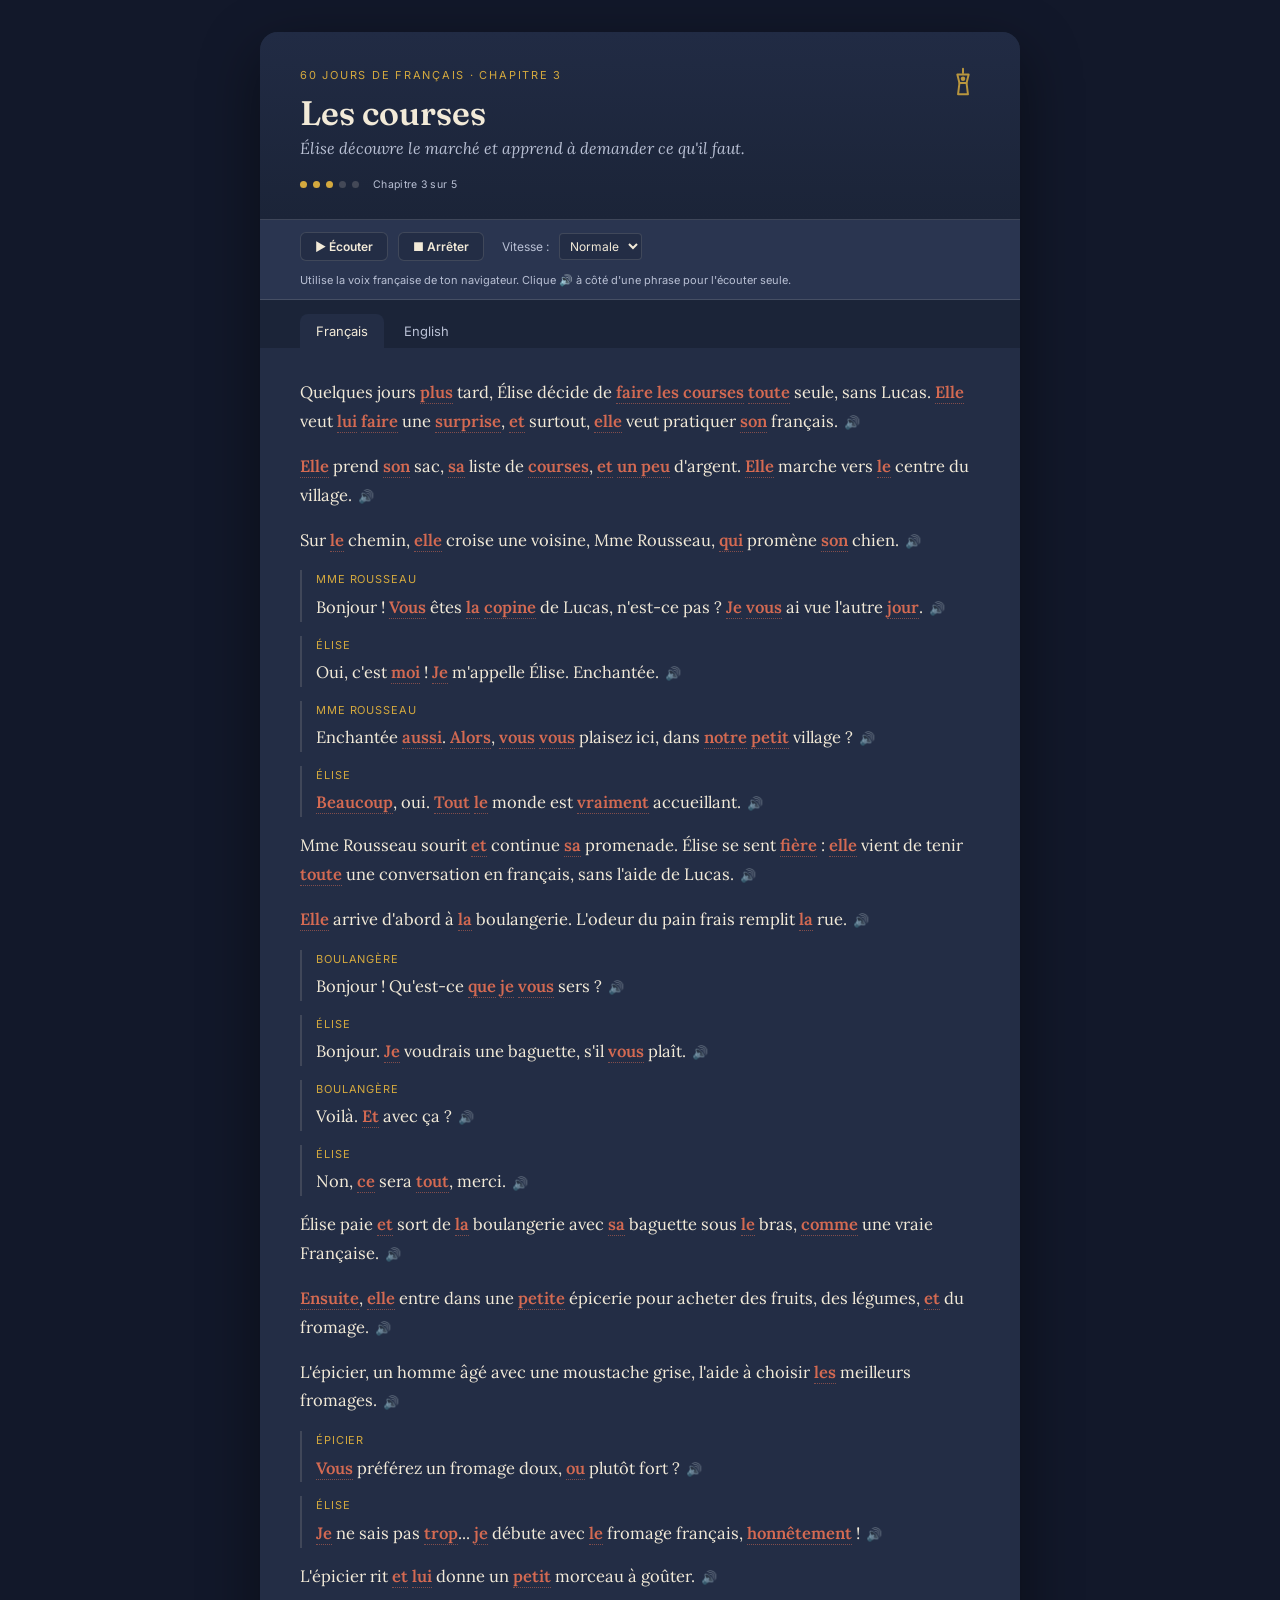
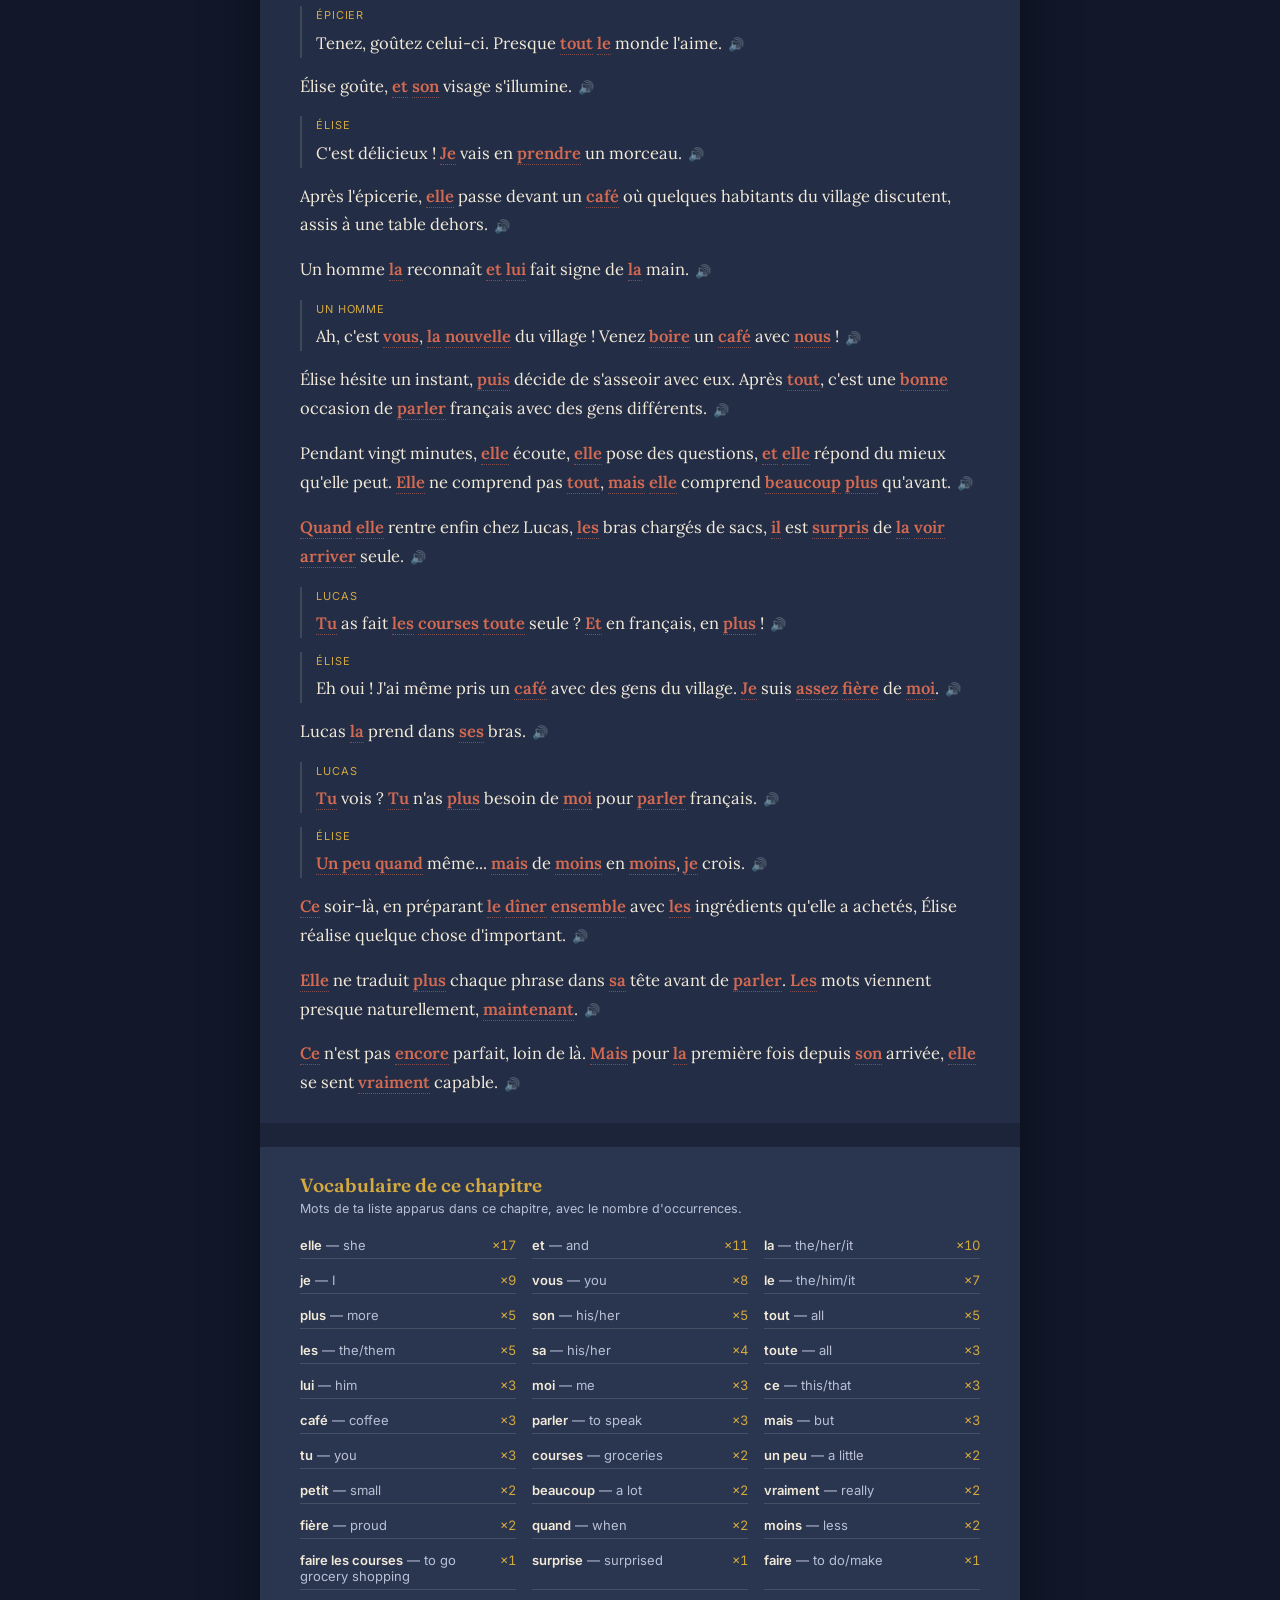
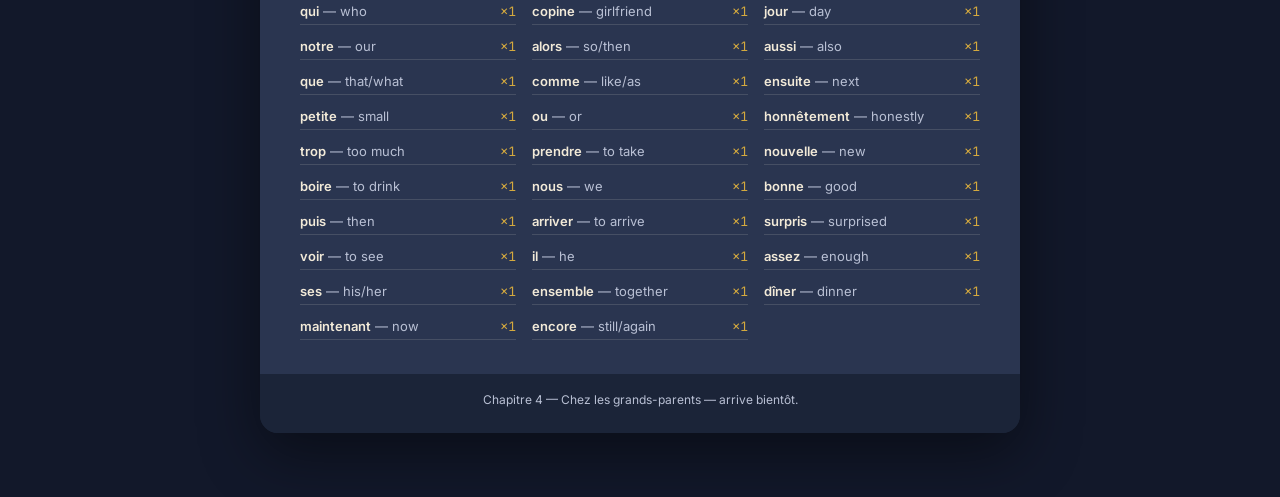
<file: chapter-3.html>
<!DOCTYPE html>
<html lang="fr" translate="no">
<head>
<meta charset="UTF-8">
<meta name="viewport" content="width=device-width, initial-scale=1.0">
<meta name="google" content="notranslate">
<title>Chapitre 3 — Les courses | 60 jours de français</title>
<link rel="preconnect" href="https://fonts.googleapis.com">
<link href="https://fonts.googleapis.com/css2?family=Fraunces:wght@500;600&family=Lora:ital,wght@0,400;0,500;1,400&family=Inter:wght@400;500;600&display=swap" rel="stylesheet">
<link rel="stylesheet" href="engine.css">
</head>
<body>
<div class="sjf-root" id="sjf-root"></div>
<script src="engine.js"></script>
<script>
SJF.render(document.getElementById('sjf-root'), {
  number: 3,
  title: "Les courses",
  subtitle: "Élise découvre le marché et apprend à demander ce qu'il faut.",
  nextChapterLabel: "Chapitre 4 — Chez les grands-parents — arrive bientôt.",
  story: [
    {t:'p', fr:"Quelques jours plus tard, Élise décide de faire les courses toute seule, sans Lucas. Elle veut lui faire une surprise, et surtout, elle veut pratiquer son français.",
     en:"A few days later, Élise decides to do the grocery shopping alone, without Lucas. She wants to surprise him, and above all, she wants to practice her French."},
    {t:'p', fr:"Elle prend son sac, sa liste de courses, et un peu d'argent. Elle marche vers le centre du village.",
     en:"She takes her bag, her shopping list, and some money. She walks toward the center of the village."},
    {t:'p', fr:"Sur le chemin, elle croise une voisine, Mme Rousseau, qui promène son chien.",
     en:"On the way, she runs into a neighbor, Mrs. Rousseau, who's walking her dog."},
    {t:'d', s:'Mme Rousseau', fr:"Bonjour ! Vous êtes la copine de Lucas, n'est-ce pas ? Je vous ai vue l'autre jour.", en:"Hello! You're Lucas's girlfriend, aren't you? I saw you the other day."},
    {t:'d', s:'Élise', fr:"Oui, c'est moi ! Je m'appelle Élise. Enchantée.", en:"Yes, that's me! My name is Élise. Nice to meet you."},
    {t:'d', s:'Mme Rousseau', fr:"Enchantée aussi. Alors, vous vous plaisez ici, dans notre petit village ?", en:"Nice to meet you too. So, do you like it here, in our little village?"},
    {t:'d', s:'Élise', fr:"Beaucoup, oui. Tout le monde est vraiment accueillant.", en:"A lot, yes. Everyone is really welcoming."},
    {t:'p', fr:"Mme Rousseau sourit et continue sa promenade. Élise se sent fière : elle vient de tenir toute une conversation en français, sans l'aide de Lucas.",
     en:"Mrs. Rousseau smiles and continues her walk. Élise feels proud: she just held an entire conversation in French, without Lucas's help."},
    {t:'p', fr:"Elle arrive d'abord à la boulangerie. L'odeur du pain frais remplit la rue.",
     en:"She first arrives at the bakery. The smell of fresh bread fills the street."},
    {t:'d', s:'Boulangère', fr:"Bonjour ! Qu'est-ce que je vous sers ?", en:"Hello! What can I get you?"},
    {t:'d', s:'Élise', fr:"Bonjour. Je voudrais une baguette, s'il vous plaît.", en:"Hello. I'd like a baguette, please."},
    {t:'d', s:'Boulangère', fr:"Voilà. Et avec ça ?", en:"Here you go. Anything else?"},
    {t:'d', s:'Élise', fr:"Non, ce sera tout, merci.", en:"No, that will be all, thank you."},
    {t:'p', fr:"Élise paie et sort de la boulangerie avec sa baguette sous le bras, comme une vraie Française.",
     en:"Élise pays and leaves the bakery with her baguette under her arm, like a real Frenchwoman."},
    {t:'p', fr:"Ensuite, elle entre dans une petite épicerie pour acheter des fruits, des légumes, et du fromage.",
     en:"Next, she goes into a small grocery store to buy fruit, vegetables, and cheese."},
    {t:'p', fr:"L'épicier, un homme âgé avec une moustache grise, l'aide à choisir les meilleurs fromages.",
     en:"The grocer, an older man with a gray mustache, helps her choose the best cheeses."},
    {t:'d', s:'Épicier', fr:"Vous préférez un fromage doux, ou plutôt fort ?", en:"Do you prefer a mild cheese, or a stronger one?"},
    {t:'d', s:'Élise', fr:"Je ne sais pas trop... je débute avec le fromage français, honnêtement !", en:"I'm not really sure... I'm just starting out with French cheese, honestly!"},
    {t:'p', fr:"L'épicier rit et lui donne un petit morceau à goûter.", en:"The grocer laughs and gives her a little piece to taste."},
    {t:'d', s:'Épicier', fr:"Tenez, goûtez celui-ci. Presque tout le monde l'aime.", en:"Here, taste this one. Almost everyone likes it."},
    {t:'p', fr:"Élise goûte, et son visage s'illumine.", en:"Élise tastes it, and her face lights up."},
    {t:'d', s:'Élise', fr:"C'est délicieux ! Je vais en prendre un morceau.", en:"It's delicious! I'll take a piece."},
    {t:'p', fr:"Après l'épicerie, elle passe devant un café où quelques habitants du village discutent, assis à une table dehors.",
     en:"After the grocery store, she passes a café where a few villagers are chatting, sitting at a table outside."},
    {t:'p', fr:"Un homme la reconnaît et lui fait signe de la main.", en:"A man recognizes her and waves at her."},
    {t:'d', s:'Un homme', fr:"Ah, c'est vous, la nouvelle du village ! Venez boire un café avec nous !", en:"Ah, it's you, the new person in the village! Come have a coffee with us!"},
    {t:'p', fr:"Élise hésite un instant, puis décide de s'asseoir avec eux. Après tout, c'est une bonne occasion de parler français avec des gens différents.",
     en:"Élise hesitates for a moment, then decides to sit with them. After all, it's a good chance to speak French with different people."},
    {t:'p', fr:"Pendant vingt minutes, elle écoute, elle pose des questions, et elle répond du mieux qu'elle peut. Elle ne comprend pas tout, mais elle comprend beaucoup plus qu'avant.",
     en:"For twenty minutes, she listens, asks questions, and answers as best she can. She doesn't understand everything, but she understands much more than before."},
    {t:'p', fr:"Quand elle rentre enfin chez Lucas, les bras chargés de sacs, il est surpris de la voir arriver seule.",
     en:"When she finally gets back to Lucas's place, arms full of bags, he's surprised to see her arrive alone."},
    {t:'d', s:'Lucas', fr:"Tu as fait les courses toute seule ? Et en français, en plus !", en:"You did the grocery shopping all by yourself? And in French, no less!"},
    {t:'d', s:'Élise', fr:"Eh oui ! J'ai même pris un café avec des gens du village. Je suis assez fière de moi.", en:"Yes indeed! I even had a coffee with some people from the village. I'm quite proud of myself."},
    {t:'p', fr:"Lucas la prend dans ses bras.", en:"Lucas takes her in his arms."},
    {t:'d', s:'Lucas', fr:"Tu vois ? Tu n'as plus besoin de moi pour parler français.", en:"See? You don't need me anymore to speak French."},
    {t:'d', s:'Élise', fr:"Un peu quand même... mais de moins en moins, je crois.", en:"A little bit still... but less and less, I think."},
    {t:'p', fr:"Ce soir-là, en préparant le dîner ensemble avec les ingrédients qu'elle a achetés, Élise réalise quelque chose d'important.",
     en:"That evening, while preparing dinner together with the ingredients she bought, Élise realizes something important."},
    {t:'p', fr:"Elle ne traduit plus chaque phrase dans sa tête avant de parler. Les mots viennent presque naturellement, maintenant.",
     en:"She no longer translates every sentence in her head before speaking. The words come almost naturally now."},
    {t:'p', fr:"Ce n'est pas encore parfait, loin de là. Mais pour la première fois depuis son arrivée, elle se sent vraiment capable.",
     en:"It's not perfect yet, far from it. But for the first time since she arrived, she feels truly capable."}
  ]
});
</script>
</body>
</html>
</file>
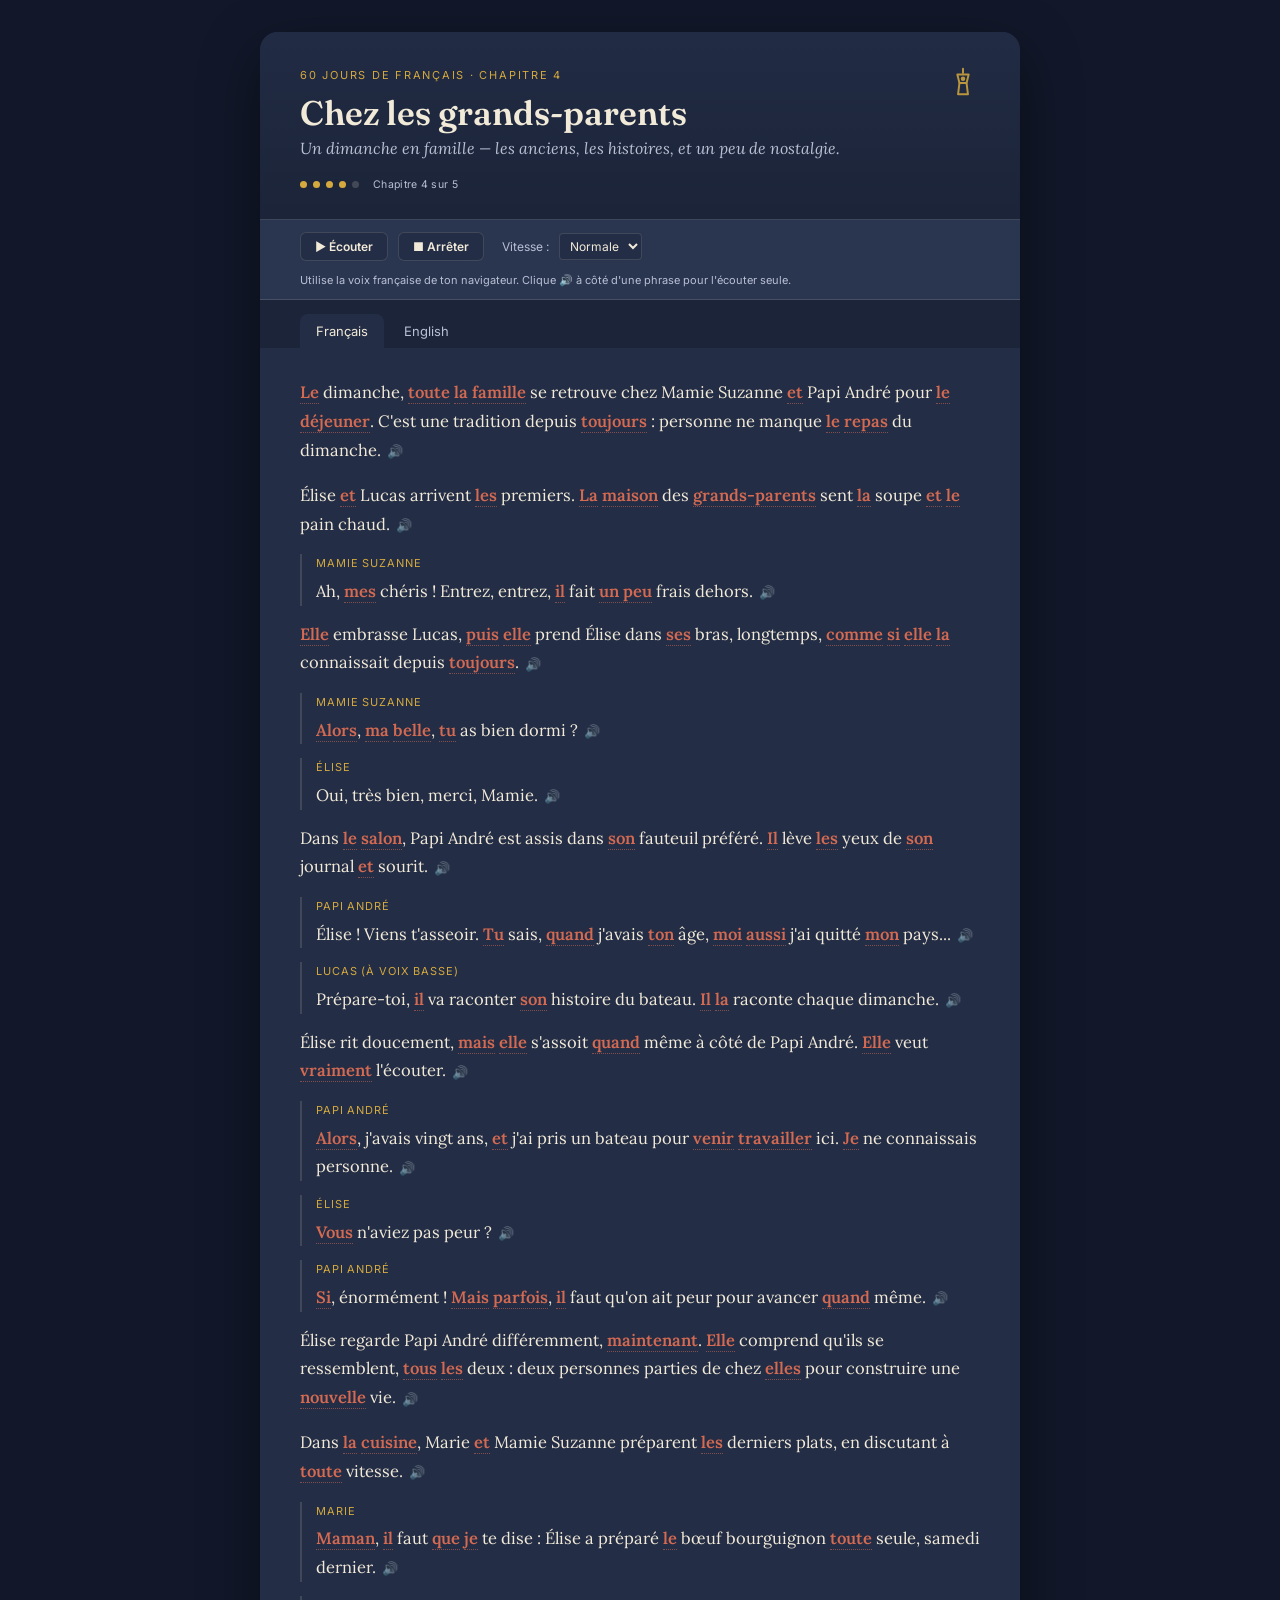
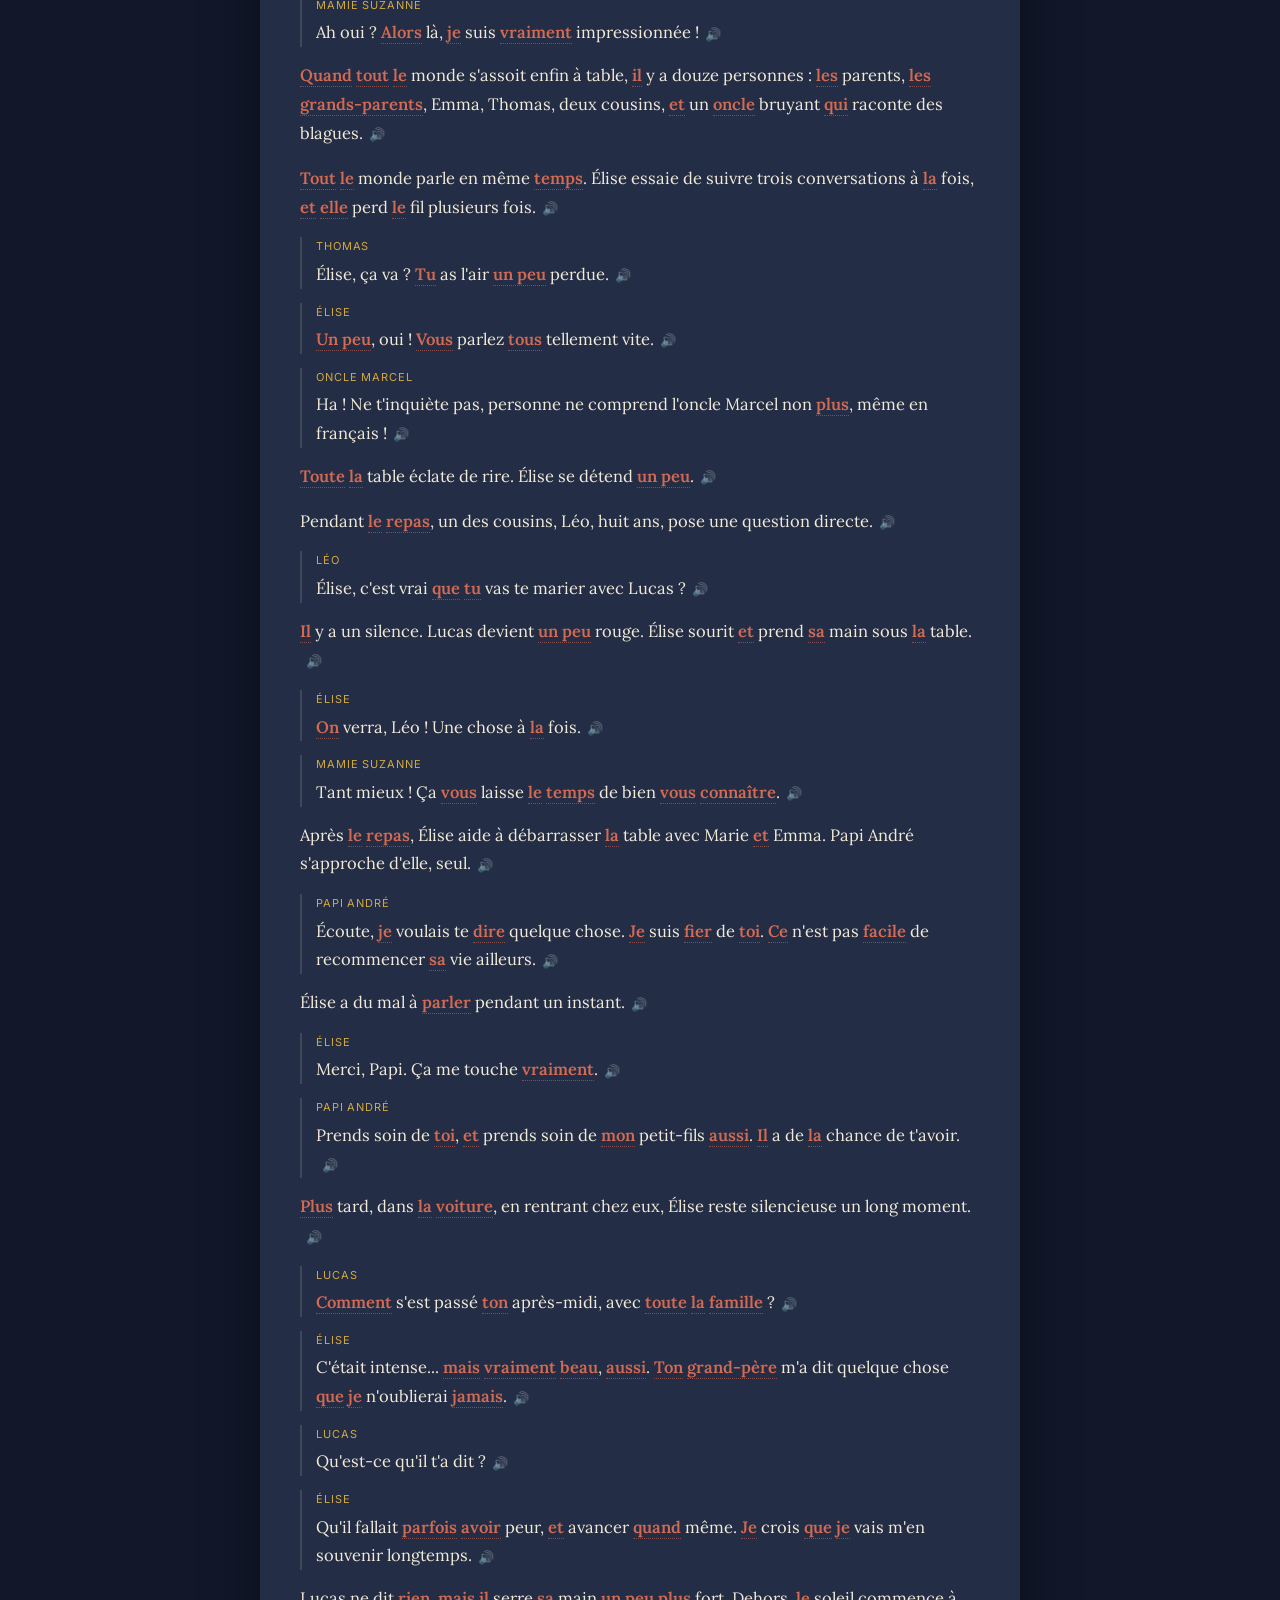
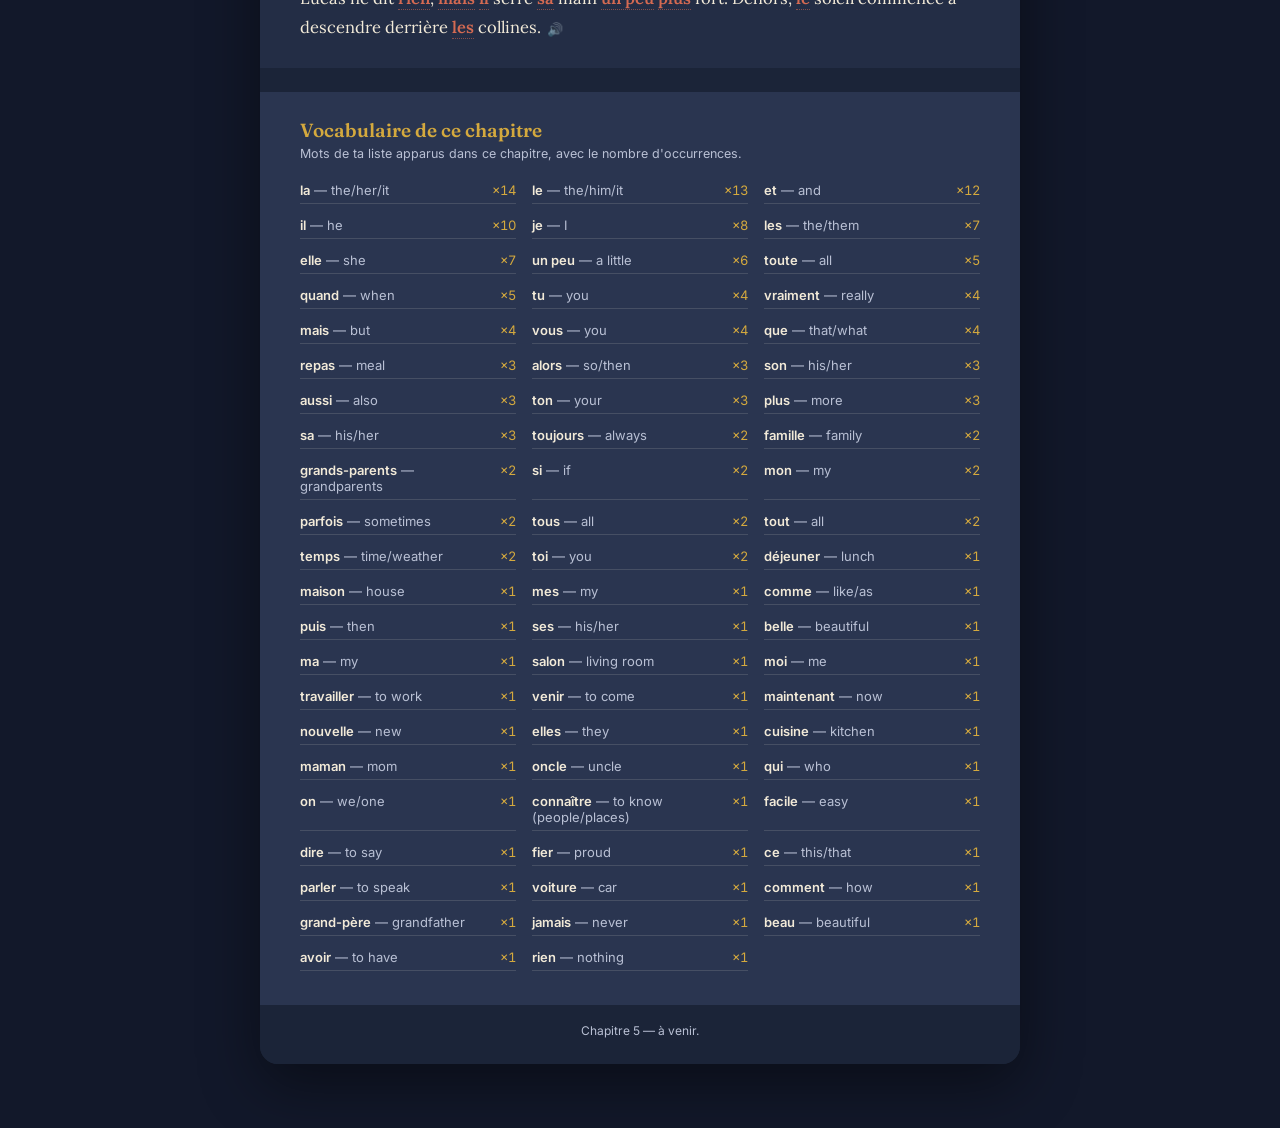
<file: chapter-4.html>
<!DOCTYPE html>
<html lang="fr" translate="no">
<head>
<meta charset="UTF-8">
<meta name="viewport" content="width=device-width, initial-scale=1.0">
<meta name="google" content="notranslate">
<title>Chapitre 4 — Chez les grands-parents | 60 jours de français</title>
<link rel="preconnect" href="https://fonts.googleapis.com">
<link href="https://fonts.googleapis.com/css2?family=Fraunces:wght@500;600&family=Lora:ital,wght@0,400;0,500;1,400&family=Inter:wght@400;500;600&display=swap" rel="stylesheet">
<link rel="stylesheet" href="engine.css">
</head>
<body>
<div class="sjf-root" id="sjf-root"></div>
<script src="engine.js"></script>
<script>
SJF.render(document.getElementById('sjf-root'), {
  number: 4,
  title: "Chez les grands-parents",
  subtitle: "Un dimanche en famille — les anciens, les histoires, et un peu de nostalgie.",
  nextChapterLabel: "Chapitre 5 — à venir.",
  story: [
    {t:'p', fr:"Le dimanche, toute la famille se retrouve chez Mamie Suzanne et Papi André pour le déjeuner. C'est une tradition depuis toujours : personne ne manque le repas du dimanche.",
     en:"On Sundays, the whole family gathers at Mamie Suzanne and Papi André's for lunch. It's a tradition that's always existed: nobody misses Sunday lunch."},
    {t:'p', fr:"Élise et Lucas arrivent les premiers. La maison des grands-parents sent la soupe et le pain chaud.",
     en:"Élise and Lucas arrive first. The grandparents' house smells like soup and warm bread."},
    {t:'d', s:'Mamie Suzanne', fr:"Ah, mes chéris ! Entrez, entrez, il fait un peu frais dehors.", en:"Ah, my darlings! Come in, come in, it's a bit chilly outside."},
    {t:'p', fr:"Elle embrasse Lucas, puis elle prend Élise dans ses bras, longtemps, comme si elle la connaissait depuis toujours.",
     en:"She kisses Lucas, then takes Élise in her arms, for a long time, as if she'd known her forever."},
    {t:'d', s:'Mamie Suzanne', fr:"Alors, ma belle, tu as bien dormi ?", en:"So, dear, did you sleep well?"},
    {t:'d', s:'Élise', fr:"Oui, très bien, merci, Mamie.", en:"Yes, very well, thank you, Mamie."},
    {t:'p', fr:"Dans le salon, Papi André est assis dans son fauteuil préféré. Il lève les yeux de son journal et sourit.",
     en:"In the living room, Papi André is sitting in his favorite armchair. He looks up from his newspaper and smiles."},
    {t:'d', s:'Papi André', fr:"Élise ! Viens t'asseoir. Tu sais, quand j'avais ton âge, moi aussi j'ai quitté mon pays...", en:"Élise! Come sit down. You know, when I was your age, I also left my country..."},
    {t:'d', s:'Lucas (à voix basse)', fr:"Prépare-toi, il va raconter son histoire du bateau. Il la raconte chaque dimanche.", en:"Get ready, he's going to tell his boat story. He tells it every Sunday."},
    {t:'p', fr:"Élise rit doucement, mais elle s'assoit quand même à côté de Papi André. Elle veut vraiment l'écouter.",
     en:"Élise laughs quietly, but she sits down next to Papi André anyway. She really wants to listen."},
    {t:'d', s:'Papi André', fr:"Alors, j'avais vingt ans, et j'ai pris un bateau pour venir travailler ici. Je ne connaissais personne.", en:"So, I was twenty, and I took a boat to come work here. I didn't know anyone."},
    {t:'d', s:'Élise', fr:"Vous n'aviez pas peur ?", en:"Weren't you scared?"},
    {t:'d', s:'Papi André', fr:"Si, énormément ! Mais parfois, il faut qu'on ait peur pour avancer quand même.", en:"Yes, enormously! But sometimes, you have to be scared and move forward anyway."},
    {t:'p', fr:"Élise regarde Papi André différemment, maintenant. Elle comprend qu'ils se ressemblent, tous les deux : deux personnes parties de chez elles pour construire une nouvelle vie.",
     en:"Élise looks at Papi André differently now. She understands that the two of them are alike: two people who left home to build a new life."},
    {t:'p', fr:"Dans la cuisine, Marie et Mamie Suzanne préparent les derniers plats, en discutant à toute vitesse.",
     en:"In the kitchen, Marie and Mamie Suzanne are preparing the last dishes, chatting at full speed."},
    {t:'d', s:'Marie', fr:"Maman, il faut que je te dise : Élise a préparé le bœuf bourguignon toute seule, samedi dernier.", en:"Mom, I have to tell you: Élise made the beef bourguignon all by herself last Saturday."},
    {t:'d', s:'Mamie Suzanne', fr:"Ah oui ? Alors là, je suis vraiment impressionnée !", en:"Oh really? Well, I'm truly impressed!"},
    {t:'p', fr:"Quand tout le monde s'assoit enfin à table, il y a douze personnes : les parents, les grands-parents, Emma, Thomas, deux cousins, et un oncle bruyant qui raconte des blagues.",
     en:"When everyone finally sits down at the table, there are twelve people: the parents, the grandparents, Emma, Thomas, two cousins, and a loud uncle who tells jokes."},
    {t:'p', fr:"Tout le monde parle en même temps. Élise essaie de suivre trois conversations à la fois, et elle perd le fil plusieurs fois.",
     en:"Everyone talks at the same time. Élise tries to follow three conversations at once, and she loses the thread several times."},
    {t:'d', s:'Thomas', fr:"Élise, ça va ? Tu as l'air un peu perdue.", en:"Élise, you okay? You look a little lost."},
    {t:'d', s:'Élise', fr:"Un peu, oui ! Vous parlez tous tellement vite.", en:"A little, yes! You all talk so fast."},
    {t:'d', s:'Oncle Marcel', fr:"Ha ! Ne t'inquiète pas, personne ne comprend l'oncle Marcel non plus, même en français !", en:"Ha! Don't worry, nobody understands Uncle Marcel either, even in French!"},
    {t:'p', fr:"Toute la table éclate de rire. Élise se détend un peu.", en:"The whole table bursts out laughing. Élise relaxes a bit."},
    {t:'p', fr:"Pendant le repas, un des cousins, Léo, huit ans, pose une question directe.", en:"During the meal, one of the cousins, Léo, eight years old, asks a direct question."},
    {t:'d', s:'Léo', fr:"Élise, c'est vrai que tu vas te marier avec Lucas ?", en:"Élise, is it true you're going to marry Lucas?"},
    {t:'p', fr:"Il y a un silence. Lucas devient un peu rouge. Élise sourit et prend sa main sous la table.",
     en:"There's a silence. Lucas turns a little red. Élise smiles and takes his hand under the table."},
    {t:'d', s:'Élise', fr:"On verra, Léo ! Une chose à la fois.", en:"We'll see, Léo! One thing at a time."},
    {t:'d', s:'Mamie Suzanne', fr:"Tant mieux ! Ça vous laisse le temps de bien vous connaître.", en:"So much the better! That gives you time to really get to know each other."},
    {t:'p', fr:"Après le repas, Élise aide à débarrasser la table avec Marie et Emma. Papi André s'approche d'elle, seul.",
     en:"After the meal, Élise helps clear the table with Marie and Emma. Papi André comes over to her, alone."},
    {t:'d', s:'Papi André', fr:"Écoute, je voulais te dire quelque chose. Je suis fier de toi. Ce n'est pas facile de recommencer sa vie ailleurs.", en:"Listen, I wanted to tell you something. I'm proud of you. It's not easy to start your life over somewhere else."},
    {t:'p', fr:"Élise a du mal à parler pendant un instant.", en:"For a moment, Élise struggles to speak."},
    {t:'d', s:'Élise', fr:"Merci, Papi. Ça me touche vraiment.", en:"Thank you, Papi. That really touches me."},
    {t:'d', s:'Papi André', fr:"Prends soin de toi, et prends soin de mon petit-fils aussi. Il a de la chance de t'avoir.", en:"Take care of yourself, and take care of my grandson too. He's lucky to have you."},
    {t:'p', fr:"Plus tard, dans la voiture, en rentrant chez eux, Élise reste silencieuse un long moment.",
     en:"Later, in the car, on the way home, Élise stays quiet for a long while."},
    {t:'d', s:'Lucas', fr:"Comment s'est passé ton après-midi, avec toute la famille ?", en:"How was your afternoon, with the whole family?"},
    {t:'d', s:'Élise', fr:"C'était intense... mais vraiment beau, aussi. Ton grand-père m'a dit quelque chose que je n'oublierai jamais.", en:"It was intense... but really beautiful too. Your grandfather told me something I'll never forget."},
    {t:'d', s:'Lucas', fr:"Qu'est-ce qu'il t'a dit ?", en:"What did he tell you?"},
    {t:'d', s:'Élise', fr:"Qu'il fallait parfois avoir peur, et avancer quand même. Je crois que je vais m'en souvenir longtemps.", en:"That sometimes you have to be scared, and move forward anyway. I think I'll remember that for a long time."},
    {t:'p', fr:"Lucas ne dit rien, mais il serre sa main un peu plus fort. Dehors, le soleil commence à descendre derrière les collines.",
     en:"Lucas doesn't say anything, but he squeezes her hand a little tighter. Outside, the sun is starting to set behind the hills."}
  ]
});
</script>
</body>
</html>
</file>
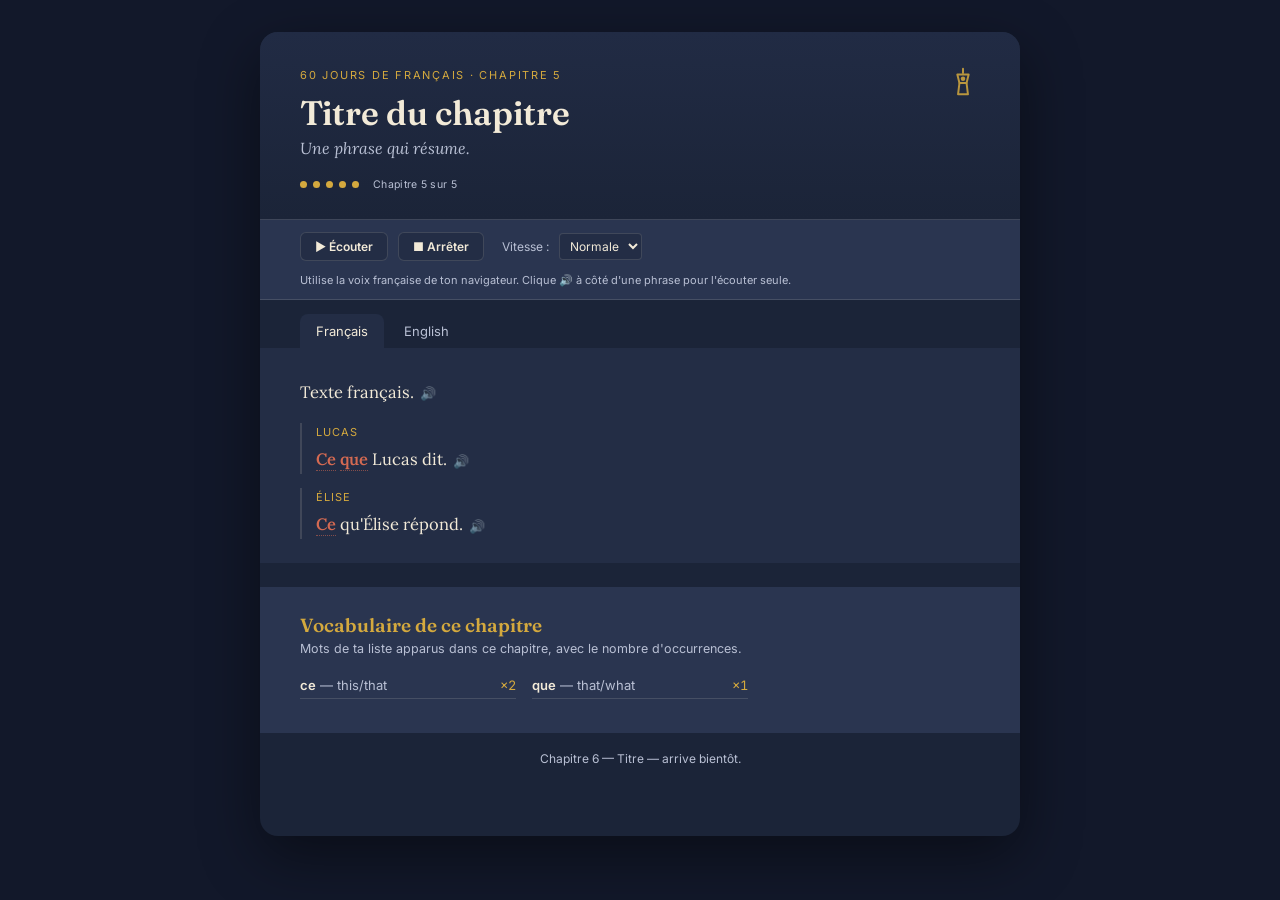
<file: chapter-template.html>
<!DOCTYPE html>
<html lang="fr" translate="no">
<head>
<meta charset="UTF-8">
<meta name="viewport" content="width=device-width, initial-scale=1.0">
<meta name="google" content="notranslate">
<title>Chapitre N — TITRE | 60 jours de français</title>
<link rel="preconnect" href="https://fonts.googleapis.com">
<link href="https://fonts.googleapis.com/css2?family=Fraunces:wght@500;600&family=Lora:ital,wght@0,400;0,500;1,400&family=Inter:wght@400;500;600&display=swap" rel="stylesheet">
<link rel="stylesheet" href="engine.css">
</head>
<body>
<div class="sjf-root" id="sjf-root"></div>
<script src="engine.js"></script>
<script>
SJF.render(document.getElementById('sjf-root'), {
  number: 5,                              // ← chapter number
  title: "Titre du chapitre",             // ← chapter title in French
  subtitle: "Une phrase qui résume.",     // ← one-line subtitle in French
  nextChapterLabel: "Chapitre 6 — Titre — arrive bientôt.", // ← or "" if last
  story: [
    // Each block is either a paragraph (t:'p') or dialogue (t:'d').
    // For paragraphs:
    { t:'p', fr:"Texte français.", en:"English text." },
    // For dialogue (s = speaker name):
    { t:'d', s:'Lucas', fr:"Ce que Lucas dit.", en:"What Lucas says." },
    { t:'d', s:'Élise', fr:"Ce qu'Élise répond.", en:"What Élise answers." },
    // Add as many blocks as you need — no limit.
  ]
});
</script>
</body>
</html>
</file>
<file: style.css>
/* ===== Tokens =====
   Same variable names as before so every rule below still resolves — only
   the palette, shapes and type treatment changed. Deep navy page, a
   slightly-lighter navy for cards, gold as the primary accent (CTAs, tabs,
   focus), coral as the secondary accent (highlights, "did you know" box),
   sage green reserved for streak/completion so it doesn't compete with gold. */
:root {
  --page-bg: #0B0F1C;
  --paper: #1E2946;         /* card / panel background (was cream paper) */
  --paper-alt: #26314F;     /* secondary panel / hover / speaker-b bubble */
  --grid-line: rgba(255, 255, 255, 0.10);
  --grid-line-strong: rgba(255, 255, 255, 0.18);
  --margin-red: #E2795A;    /* coral accent */
  --ink: #F3ECDD;           /* cream headline / primary text */
  --ink-soft: #9AA3C4;      /* muted secondary text */
  --accent: #D9AE45;        /* gold — primary interactive accent */
  --accent-soft: rgba(217, 174, 69, 0.14);
  --accent-dark: #B98F2E;   /* gold hover/active */
  --stamp-green: #7FB98A;   /* sage — streak / completion */
  --warm-complete: #D9AE45;
  --warm-complete-hover: #C29A38;
  --notice-gold: #E2795A;   /* coral — "did you know" callout */
  --notice-gold-soft: rgba(226, 121, 90, 0.13);
  --shadow: rgba(0, 0, 0, 0.45);
  --radius: 10px;
}

* { box-sizing: border-box; }

html, body {
  margin: 0;
  padding: 0;
  background: var(--page-bg);
  color: var(--ink);
  font-family: 'Inter', sans-serif;
}

@media (prefers-reduced-motion: reduce) {
  * { transition: none !important; animation: none !important; }
}

/* ===== Page card ===== */
.notebook {
  position: relative;
  max-width: 860px;
  margin: 32px auto 64px;
  background: var(--paper);
  border: 1px solid var(--grid-line);
  box-shadow: 0 20px 60px var(--shadow);
  border-radius: 16px;
  padding: 44px 44px 36px;
}

/* The red notebook margin rule is retired with the notebook look. */
.margin-rule { display: none; }

/* ===== Header ===== */
.page-header { margin-bottom: 26px; }

.eyebrow {
  font-family: 'Inter', sans-serif;
  font-weight: 600;
  font-size: 12px;
  letter-spacing: 0.14em;
  text-transform: uppercase;
  color: var(--accent);
  margin: 0 0 10px;
}

.page-header h1 {
  font-family: 'Newsreader', serif;
  font-weight: 600;
  font-size: 40px;
  margin: 0 0 10px;
  color: var(--ink);
  letter-spacing: -0.01em;
}

.subtitle {
  margin: 0;
  color: var(--ink-soft);
  font-size: 16px;
  font-family: 'Newsreader', serif;
  font-style: italic;
  font-weight: 500;
  line-height: 1.5;
  max-width: 46ch;
}

/* ===== Tabs ===== */
.tabs {
  display: flex;
  gap: 22px;
  border-bottom: 1px solid var(--grid-line);
  margin-bottom: 28px;
  flex-wrap: wrap;
}

.tab {
  font-family: 'Inter', sans-serif;
  font-size: 14px;
  font-weight: 500;
  background: transparent;
  border: none;
  padding: 10px 2px;
  cursor: pointer;
  color: var(--ink-soft);
  border-radius: 0;
  position: relative;
  top: 1px;
  border-bottom: 2px solid transparent;
  transition: color 0.15s ease, border-color 0.15s ease;
}

.tab:hover { color: var(--ink); }

.tab.active {
  color: var(--ink);
  background: transparent;
  border-bottom: 2px solid var(--accent);
  font-weight: 600;
}

.tab:focus-visible, button:focus-visible, input:focus-visible {
  outline: 2px solid var(--accent);
  outline-offset: 2px;
}

/* ===== Panels ===== */
.panel { display: none; }
.panel.active { display: block; animation: fade-in 0.25s ease; }

@keyframes fade-in {
  from { opacity: 0; transform: translateY(4px); }
  to { opacity: 1; transform: translateY(0); }
}

h2 {
  font-family: 'Newsreader', serif;
  font-size: 26px;
  font-weight: 600;
  margin: 0 0 6px;
  color: var(--ink);
}

h3 {
  font-family: 'Inter', sans-serif;
  font-size: 12px;
  font-weight: 700;
  letter-spacing: 0.08em;
  text-transform: uppercase;
  color: var(--ink-soft);
  margin: 26px 0 12px;
  display: flex;
  align-items: baseline;
  gap: 10px;
}

.intro-text { color: var(--ink-soft); font-size: 14px; margin-bottom: 22px; }

/* ===== Today panel ===== */
.stamp {
  display: inline-flex;
  align-items: center;
  justify-content: center;
  font-family: 'Inter', sans-serif;
  font-weight: 600;
  font-size: 12px;
  letter-spacing: 0.08em;
  text-transform: uppercase;
  color: var(--accent);
  border: 1px solid var(--accent);
  border-radius: 999px;
  padding: 7px 16px;
  margin-bottom: 20px;
}

.today-grid {
  display: grid;
  grid-template-columns: 1fr 160px;
  gap: 32px;
}

/* Per-block colour band: a soft left border that tints as you move through
   phases of the program (present → blue, passé composé → amber, etc.) */
.today-main {
  border-left: 3px solid var(--block-color, var(--accent));
  padding-left: 22px;
}

@media (max-width: 640px) {
  .today-grid { grid-template-columns: 1fr; }
  .notebook { padding: 30px 22px 28px; border-radius: 14px; }
  .today-main { padding-left: 16px; }
}

.meta { font-size: 14px; margin: 4px 0; color: var(--ink-soft); }
.meta strong { color: var(--ink); }

.prompt-box {
  background: var(--accent-soft);
  border-left: 3px solid var(--accent);
  border-radius: var(--radius);
  padding: 16px 18px;
  margin: 14px 0;
}

.prompt-label {
  font-family: 'Inter', sans-serif;
  font-weight: 700;
  font-size: 11px;
  letter-spacing: 0.1em;
  text-transform: uppercase;
  color: var(--accent);
  margin: 0 0 6px;
}

.prompt-text { margin: 0 0 10px; font-size: 16px; color: var(--ink); }

/* ===== Today's focus vocab chips ===== */
.vocab-chip-row {
  display: flex;
  flex-wrap: wrap;
  gap: 8px;
  margin: 0 0 18px;
}
.vocab-chip-row:empty { display: none; }

.vocab-chip {
  display: flex;
  align-items: center;
  gap: 6px;
  background: var(--paper-alt);
  border: 1px solid var(--grid-line);
  border-radius: 16px;
  padding: 5px 6px 5px 12px;
  font-size: 13.5px;
}
.vocab-chip .chip-fr { font-weight: 600; color: var(--ink); }
.vocab-chip .chip-en { color: var(--ink-soft); font-size: 12px; margin-left: 4px; }
.vocab-chip button {
  background: none;
  border: none;
  cursor: pointer;
  color: var(--accent);
  font-size: 12px;
  width: 22px;
  height: 22px;
  border-radius: 50%;
}
.vocab-chip button:hover { background: var(--accent-soft); }

/* ===== Learning-section sub-headings (Grammar examples / Mini dialogue / Écoute) ===== */
.learning-subhead {
  font-family: 'Inter', sans-serif;
  font-weight: 700;
  font-size: 11px;
  letter-spacing: 0.1em;
  text-transform: uppercase;
  color: var(--ink-soft);
  margin: 24px 0 10px;
  display: block;
}
/* Hide a subhead whenever its content div right after it is empty — the
   heading and the list are toggled together from script.js. */

/* ===== Today's example sentences ===== */
.example-sentence-list { margin: 0 0 6px; }
.example-sentence-list:empty { display: none; }

.example-sentence {
  display: flex;
  align-items: center;
  justify-content: space-between;
  gap: 12px;
  background: var(--paper-alt);
  border: 1px solid var(--grid-line);
  border-radius: var(--radius);
  padding: 10px 12px;
  margin-bottom: 8px;
}
.example-sentence-text { flex: 1; }
.ex-fr { display: block; font-weight: 600; font-size: 14.5px; color: var(--ink); }
.ex-en { display: block; color: var(--ink-soft); font-size: 12.5px; margin-top: 2px; }

/* ===== Mini dialogue (chat-bubble style, A left / B right) ===== */
.dialogue-box { margin: 0 0 6px; display: flex; flex-direction: column; gap: 8px; }
.dialogue-box:empty { display: none; }

.dialogue-line { display: flex; }
.dialogue-line.speaker-a { justify-content: flex-start; }
.dialogue-line.speaker-b { justify-content: flex-end; }

.dialogue-bubble {
  display: flex;
  align-items: center;
  gap: 8px;
  max-width: 82%;
  border-radius: 14px;
  padding: 9px 12px;
  border: 1px solid var(--grid-line);
}
.dialogue-line.speaker-a .dialogue-bubble {
  background: var(--paper-alt);
  border-top-left-radius: 4px;
}
.dialogue-line.speaker-b .dialogue-bubble {
  background: var(--accent-soft);
  border-top-right-radius: 4px;
}

.dialogue-speaker {
  font-family: 'Inter', sans-serif;
  font-weight: 700;
  font-size: 11px;
  color: var(--page-bg);
  background: var(--accent);
  flex-shrink: 0;
  width: 20px;
  height: 20px;
  border-radius: 50%;
  display: inline-flex;
  align-items: center;
  justify-content: center;
}
.dialogue-text { flex: 1; }
.dialogue-text .ex-fr { font-size: 14px; }
.dialogue-text .ex-en { font-size: 12px; }

@media (max-width: 640px) {
  .dialogue-bubble { max-width: 92%; }
}

/* ===== "Did you notice?" callout ===== */
.notice-box {
  background: var(--notice-gold-soft);
  border-left: 3px solid var(--notice-gold);
  border-radius: var(--radius);
  padding: 14px 16px;
  margin: 16px 0 6px;
}
.notice-box:empty { display: none; }
.notice-label {
  font-family: 'Inter', sans-serif;
  font-weight: 700;
  font-size: 11px;
  letter-spacing: 0.1em;
  text-transform: uppercase;
  color: var(--notice-gold);
  margin: 0 0 6px;
}
.notice-text { margin: 0; font-size: 13.5px; color: var(--ink); line-height: 1.55; }

/* ===== Conjugation tables ===== */
#conjugation-tables { margin-bottom: 6px; }

.conj-table {
  background: var(--paper-alt);
  border: 1px solid var(--grid-line);
  border-radius: var(--radius);
  padding: 0;
  margin: 14px 0;
  overflow: hidden;
}
.conj-table > summary,
.conj-table > .conj-table-header {
  font-family: 'Inter', sans-serif;
  font-weight: 600;
  font-size: 14px;
  color: var(--ink);
  padding: 12px 16px;
  cursor: pointer;
  list-style: none;
  display: flex;
  align-items: center;
  justify-content: space-between;
}
.conj-table > summary::-webkit-details-marker { display: none; }
.conj-table > summary::after {
  content: "▾";
  font-family: 'Inter', sans-serif;
  font-size: 12px;
  color: var(--accent);
  transition: transform 0.15s ease;
}
.conj-table[open] > summary::after { transform: rotate(180deg); }

.conj-table-body { padding: 0 16px 14px; }
.conj-table table { width: 100%; border-collapse: collapse; }
.conj-table tr { border-bottom: 1px dashed var(--grid-line); }
.conj-table tr:last-child { border-bottom: none; }
.conj-pronoun { padding: 6px 8px 6px 0; color: var(--ink-soft); font-size: 14px; width: 40%; }
.conj-form { padding: 6px 8px; font-weight: 600; font-size: 14.5px; color: var(--ink); }
.conj-table .speak-btn { width: 28px; height: 28px; font-size: 12px; }
.conj-note { font-size: 13px; color: var(--ink-soft); margin: 10px 0 0; }

/* ===== Checklist with progress counter ===== */
.checklist-progress {
  font-family: 'Inter', sans-serif;
  font-size: 13px;
  font-weight: 600;
  color: var(--accent);
  background: var(--accent-soft);
  border-radius: 12px;
  padding: 2px 10px;
  text-transform: none;
  letter-spacing: normal;
}
.checklist-progress.complete {
  color: var(--page-bg);
  background: var(--stamp-green);
}

.checklist { list-style: none; padding: 0; margin: 0; }
.checklist li {
  display: flex;
  align-items: flex-start;
  gap: 10px;
  padding: 8px 0;
  border-bottom: 1px dashed var(--grid-line);
  font-size: 14px;
}
.checklist li input { margin-top: 3px; accent-color: var(--accent); }
.checklist-text { display: flex; flex-direction: column; }
.checklist-fr { font-weight: 500; color: var(--ink); }
.checklist-en { font-size: 12px; color: var(--ink-soft); margin-top: 2px; }
.checklist li.step-done .checklist-fr,
.checklist li.step-done .checklist-en { color: var(--ink-soft); text-decoration: line-through; }

.notes-pad {
  width: 100%;
  min-height: 110px;
  padding: 12px 14px;
  font-family: 'Inter', sans-serif;
  font-size: 14.5px;
  color: var(--ink);
  border: 1px solid var(--grid-line);
  border-radius: var(--radius);
  background: var(--paper-alt);
  line-height: 24px;
  resize: vertical;
}
.notes-pad::placeholder { color: var(--ink-soft); opacity: 0.8; }
.notes-pad:focus { outline: 2px solid var(--accent); outline-offset: 1px; }

/* ===== Day controls ===== */
.day-controls {
  margin-top: 24px;
  display: flex;
  flex-direction: column;
  gap: 14px;
}

.primary-btn {
  width: 100%;
  background: var(--warm-complete);
  color: var(--page-bg);
  border: none;
  padding: 16px 20px;
  border-radius: 999px;
  font-family: 'Inter', sans-serif;
  font-weight: 700;
  font-size: 15.5px;
  cursor: pointer;
  transition: background 0.15s ease, transform 0.1s ease;
  box-shadow: 0 8px 24px rgba(217, 174, 69, 0.25);
}
.primary-btn:hover { background: var(--warm-complete-hover); }
.primary-btn:active { transform: scale(0.99); }

/* Jump-to-day tucked into a low-emphasis disclosure, since it's used rarely */
.day-jump {
  align-self: flex-start;
  font-size: 13px;
  color: var(--ink-soft);
}
.day-jump summary {
  cursor: pointer;
  list-style: none;
  color: var(--ink-soft);
  text-decoration: underline dashed;
  text-decoration-color: var(--grid-line-strong);
}
.day-jump summary::-webkit-details-marker { display: none; }
.day-jump-inner {
  display: flex;
  align-items: center;
  gap: 8px;
  margin-top: 10px;
}
.day-jump input {
  width: 56px;
  padding: 6px 8px;
  border: 1px solid var(--grid-line);
  border-radius: var(--radius);
  font-family: 'Inter', sans-serif;
  background: var(--paper-alt);
  color: var(--ink);
}
.day-jump button {
  border: 1px solid var(--grid-line);
  background: var(--paper-alt);
  color: var(--ink);
  padding: 6px 10px;
  border-radius: var(--radius);
  cursor: pointer;
}

@media (max-width: 640px) {
  .day-controls { gap: 10px; }
}

.today-side {
  background: var(--paper-alt);
  border: 1px solid var(--grid-line);
  border-radius: var(--radius);
  padding: 18px;
  text-align: center;
  align-self: start;
}
.side-label { font-size: 11px; color: var(--ink-soft); margin: 0 0 6px; text-transform: uppercase; letter-spacing: 0.08em; }
.streak-number { font-family: 'Newsreader', serif; font-size: 56px; margin: 0; color: var(--accent); line-height: 1; }
.side-sub { font-size: 12px; color: var(--ink-soft); margin: 6px 0 0; }

@media (max-width: 640px) {
  .streak-number { font-size: 48px; }
}

/* ===== Vocab & phrases ===== */
.category-block { margin-bottom: 26px; }
.category-block h3 { margin-top: 0; }

.word-row {
  display: flex;
  align-items: center;
  justify-content: space-between;
  padding: 9px 0;
  border-bottom: 1px dashed var(--grid-line);
  font-size: 14.5px;
}

.word-fr { font-weight: 600; color: var(--ink); }
.word-en { color: var(--ink-soft); font-size: 13.5px; margin-left: 10px; }
.word-left { flex: 1; }

.speak-btn {
  background: var(--accent-soft);
  border: none;
  color: var(--accent);
  border-radius: 50%;
  width: 32px;
  height: 32px;
  cursor: pointer;
  font-size: 14px;
  flex-shrink: 0;
  transition: background 0.15s ease, color 0.15s ease;
}
.speak-btn:hover { background: var(--accent); color: var(--page-bg); }
.speak-btn.small { width: auto; height: auto; border-radius: 999px; padding: 6px 12px; font-size: 13px; }

.card-list .word-row { padding: 12px 0; }

/* ===== Pronunciation ===== */
.pattern-card {
  background: var(--paper-alt);
  border: 1px solid var(--grid-line);
  border-radius: var(--radius);
  padding: 16px 18px;
  margin-bottom: 14px;
}
.pattern-card h4 {
  font-family: 'Newsreader', serif;
  font-weight: 600;
  font-size: 19px;
  color: var(--margin-red);
  margin: 0 0 4px;
}
.pattern-card p { font-size: 14px; color: var(--ink-soft); margin: 0 0 10px; }
.pattern-examples { display: flex; flex-wrap: wrap; gap: 8px; }
.example-chip {
  display: flex;
  align-items: center;
  gap: 6px;
  background: var(--accent-soft);
  border-radius: 16px;
  padding: 5px 10px 5px 12px;
  font-size: 13px;
  color: var(--ink);
}
.example-chip button { background: none; border: none; cursor: pointer; color: var(--accent); font-size: 13px; }

/* ===== Progress grid ===== */
.grid-60 {
  display: grid;
  grid-template-columns: repeat(10, 1fr);
  gap: 8px;
  margin-bottom: 20px;
}
@media (max-width: 640px) {
  .grid-60 { grid-template-columns: repeat(6, 1fr); }
}

.day-cell {
  aspect-ratio: 1;
  border: 1px solid var(--grid-line);
  border-radius: 50%;
  background: var(--paper-alt);
  font-size: 12px;
  display: flex;
  align-items: center;
  justify-content: center;
  cursor: pointer;
  color: var(--ink-soft);
  transition: transform 0.1s ease;
}
.day-cell:hover { transform: scale(1.08); }
.day-cell.done { background: var(--accent); color: var(--page-bg); border-color: var(--accent); font-weight: 700; }
.day-cell.current { border: 2px solid var(--accent); color: var(--accent); font-weight: 700; background: var(--accent-soft); }

.reset-btn {
  background: none;
  border: 1px solid var(--grid-line);
  color: var(--ink-soft);
  padding: 8px 14px;
  border-radius: 999px;
  font-size: 13px;
  cursor: pointer;
}
.reset-btn:hover { border-color: var(--margin-red); color: var(--margin-red); }

/* ===== Chapter banner (Days 56-60) — links out to the story pages ===== */
.chapter-banner {
  background: linear-gradient(135deg, var(--page-bg) 0%, var(--paper-alt) 100%);
  border: 1px solid var(--grid-line);
  border-radius: var(--radius);
  padding: 18px 20px;
  margin: 20px 0 6px;
  color: var(--ink);
}
.chapter-banner--soon { opacity: 0.65; }
.chapter-banner-label {
  font-size: 11px;
  letter-spacing: 0.12em;
  text-transform: uppercase;
  color: var(--accent);
  margin-bottom: 6px;
  font-family: 'Inter', sans-serif;
  font-weight: 600;
}
.chapter-banner-title {
  font-family: 'Newsreader', serif;
  font-size: 20px;
  font-weight: 600;
  margin-bottom: 14px;
  color: var(--ink);
}
.chapter-coming { font-style: italic; font-size: 16px; color: var(--ink-soft); margin-bottom: 0; }
.chapter-banner-btn {
  display: inline-block;
  background: var(--accent);
  color: var(--page-bg);
  font-family: 'Inter', sans-serif;
  font-weight: 700;
  font-size: 13px;
  padding: 9px 18px;
  border-radius: 999px;
  text-decoration: none;
  transition: background 0.15s ease;
}
.chapter-banner-btn:hover { background: var(--accent-dark); }

/* ===== Footer ===== */
.page-footer {
  text-align: center;
  font-size: 12px;
  color: var(--ink-soft);
  margin-top: 36px;
}
</file>
<file: engine.css>
/* ===== 60 jours de français — Story Engine CSS ===== */
/* Shared by all 20 chapters. Never edit per-chapter. */

:root {
  --bg:      #1B2438;
  --panel:   #232D45;
  --panel-2: #2A3550;
  --ink:     #F2EAD8;
  --ink-dim: #B9C0D4;
  --gold:    #D4A93E;
  --wine:    #D46A52;
  --line:    rgba(242,234,216,0.14);
}

*, *::before, *::after { box-sizing: border-box; margin: 0; padding: 0; }

body {
  background: #12182a;
  display: flex;
  justify-content: center;
  padding: 32px 16px 64px;
  min-height: 100vh;
  font-family: 'Lora', Georgia, serif;
}

/* ── Root card ── */
.sjf-root {
  background: var(--bg);
  color: var(--ink);
  border-radius: 18px;
  width: 100%;
  max-width: 760px;
  overflow: hidden;
  box-shadow: 0 20px 60px rgba(0,0,0,0.45);
}

/* ── Header ── */
.sjf-head {
  padding: 36px 40px 28px;
  background: linear-gradient(180deg, #212B44 0%, #1B2438 100%);
  border-bottom: 1px solid var(--line);
  position: relative;
}
.sjf-eyebrow {
  font-family: 'Inter', sans-serif;
  font-size: 11px;
  letter-spacing: 0.16em;
  text-transform: uppercase;
  color: var(--gold);
  margin-bottom: 10px;
}
.sjf-title {
  font-family: 'Fraunces', Georgia, serif;
  font-size: 34px;
  font-weight: 600;
  color: var(--ink);
  margin-bottom: 4px;
}
.sjf-sub {
  font-style: italic;
  color: var(--ink-dim);
  font-size: 16px;
  margin-bottom: 20px;
}
.sjf-lamp {
  position: absolute;
  top: 34px; right: 40px;
  width: 34px; height: 34px;
  opacity: 0.85;
}
.sjf-dots { display: flex; gap: 6px; align-items: center; }
.sjf-dot {
  width: 7px; height: 7px; border-radius: 50%;
  background: rgba(242,234,216,0.18);
}
.sjf-dot.done { background: var(--gold); }
.sjf-dots-label {
  font-family: 'Inter', sans-serif;
  font-size: 10.5px;
  color: var(--ink-dim);
  margin-left: 8px;
  letter-spacing: 0.03em;
}

/* ── Audio bar ── */
.sjf-audiobar {
  display: flex;
  align-items: center;
  gap: 10px;
  padding: 12px 40px;
  background: var(--panel-2);
  border-bottom: 1px solid var(--line);
  flex-wrap: wrap;
}
.sjf-audiobar button {
  font-family: 'Inter', sans-serif;
  font-size: 12px;
  font-weight: 600;
  padding: 6px 14px;
  border-radius: 6px;
  border: 1px solid var(--line);
  cursor: pointer;
  background: var(--panel);
  color: var(--ink);
  transition: background 0.15s;
}
.sjf-audiobar button:hover { background: var(--bg); }
.sjf-rate-label {
  font-family: 'Inter', sans-serif;
  font-size: 12px;
  color: var(--ink-dim);
  margin-left: 8px;
}
.sjf-rate-select {
  font-family: 'Inter', sans-serif;
  font-size: 12px;
  background: var(--panel);
  color: var(--ink);
  border: 1px solid var(--line);
  border-radius: 4px;
  padding: 4px 6px;
  cursor: pointer;
}
.sjf-audionote {
  font-family: 'Inter', sans-serif;
  font-size: 11px;
  color: var(--ink-dim);
  width: 100%;
  margin-top: 2px;
}

/* ── Tabs ── */
.sjf-tabs {
  display: flex;
  gap: 4px;
  padding: 14px 40px 0;
  background: var(--bg);
}
.sjf-tab {
  font-family: 'Inter', sans-serif;
  font-size: 13px;
  padding: 9px 16px;
  border-radius: 8px 8px 0 0;
  cursor: pointer;
  color: var(--ink-dim);
  background: transparent;
  border: none;
  transition: color 0.15s;
}
.sjf-tab.active { color: var(--ink); background: var(--panel); }

/* ── Story body ── */
.sjf-body { background: var(--panel); padding: 30px 40px 10px; }
.sjf-pane { display: none; }
.sjf-pane.active { display: block; }

.sjf-p {
  margin-bottom: 16px;
  line-height: 1.75;
  font-size: 16.5px;
  color: var(--ink);
  position: relative;
}
.sjf-d {
  margin-bottom: 14px;
  line-height: 1.75;
  font-size: 16.5px;
  padding-left: 14px;
  border-left: 2px solid var(--line);
  position: relative;
}
.sjf-speaker {
  font-family: 'Inter', sans-serif;
  font-size: 11px;
  letter-spacing: 0.08em;
  text-transform: uppercase;
  color: var(--gold);
  display: block;
  margin-bottom: 3px;
}

/* Per-paragraph play button */
.sjf-play-line {
  background: none;
  border: none;
  cursor: pointer;
  font-size: 13px;
  color: var(--ink-dim);
  padding: 0 0 0 6px;
  vertical-align: middle;
  opacity: 0.6;
  transition: opacity 0.15s;
}
.sjf-play-line:hover { opacity: 1; }

/* Playing highlight */
.sjf-p.playing, .sjf-d.playing {
  background: rgba(212,169,62,0.08);
  border-radius: 4px;
}

/* Vocab highlight */
.voc {
  color: var(--wine);
  font-weight: 600;
  border-bottom: 1px dotted rgba(212,106,82,0.55);
  cursor: help;
}

/* ── Vocab recap ── */
.sjf-recap {
  background: var(--panel-2);
  padding: 26px 40px 34px;
  margin-top: 24px;
}
.sjf-recap h3 {
  font-family: 'Fraunces', Georgia, serif;
  font-size: 19px;
  color: var(--gold);
  font-weight: 600;
  margin-bottom: 4px;
}
.sjf-recap .hint {
  font-family: 'Inter', sans-serif;
  font-size: 12.5px;
  color: var(--ink-dim);
  margin-bottom: 16px;
}
.sjf-grid {
  display: grid;
  grid-template-columns: repeat(auto-fill, minmax(190px, 1fr));
  gap: 8px 16px;
}
.sjf-word {
  font-family: 'Inter', sans-serif;
  font-size: 13px;
  display: flex;
  justify-content: space-between;
  padding: 5px 0;
  border-bottom: 1px solid var(--line);
  color: var(--ink-dim);
}
.sjf-word b { color: var(--ink); font-weight: 600; }
.sjf-word .count { color: var(--gold); font-variant-numeric: tabular-nums; }

/* ── Footer note ── */
.sjf-note {
  font-family: 'Inter', sans-serif;
  font-size: 12px;
  color: var(--ink-dim);
  text-align: center;
  padding: 18px 40px 26px;
  background: var(--bg);
}

/* ── Responsive ── */
@media (max-width: 560px) {
  .sjf-head, .sjf-body, .sjf-recap, .sjf-audiobar, .sjf-tabs { padding-left: 22px; padding-right: 22px; }
  .sjf-title { font-size: 26px; }
}
</file>
